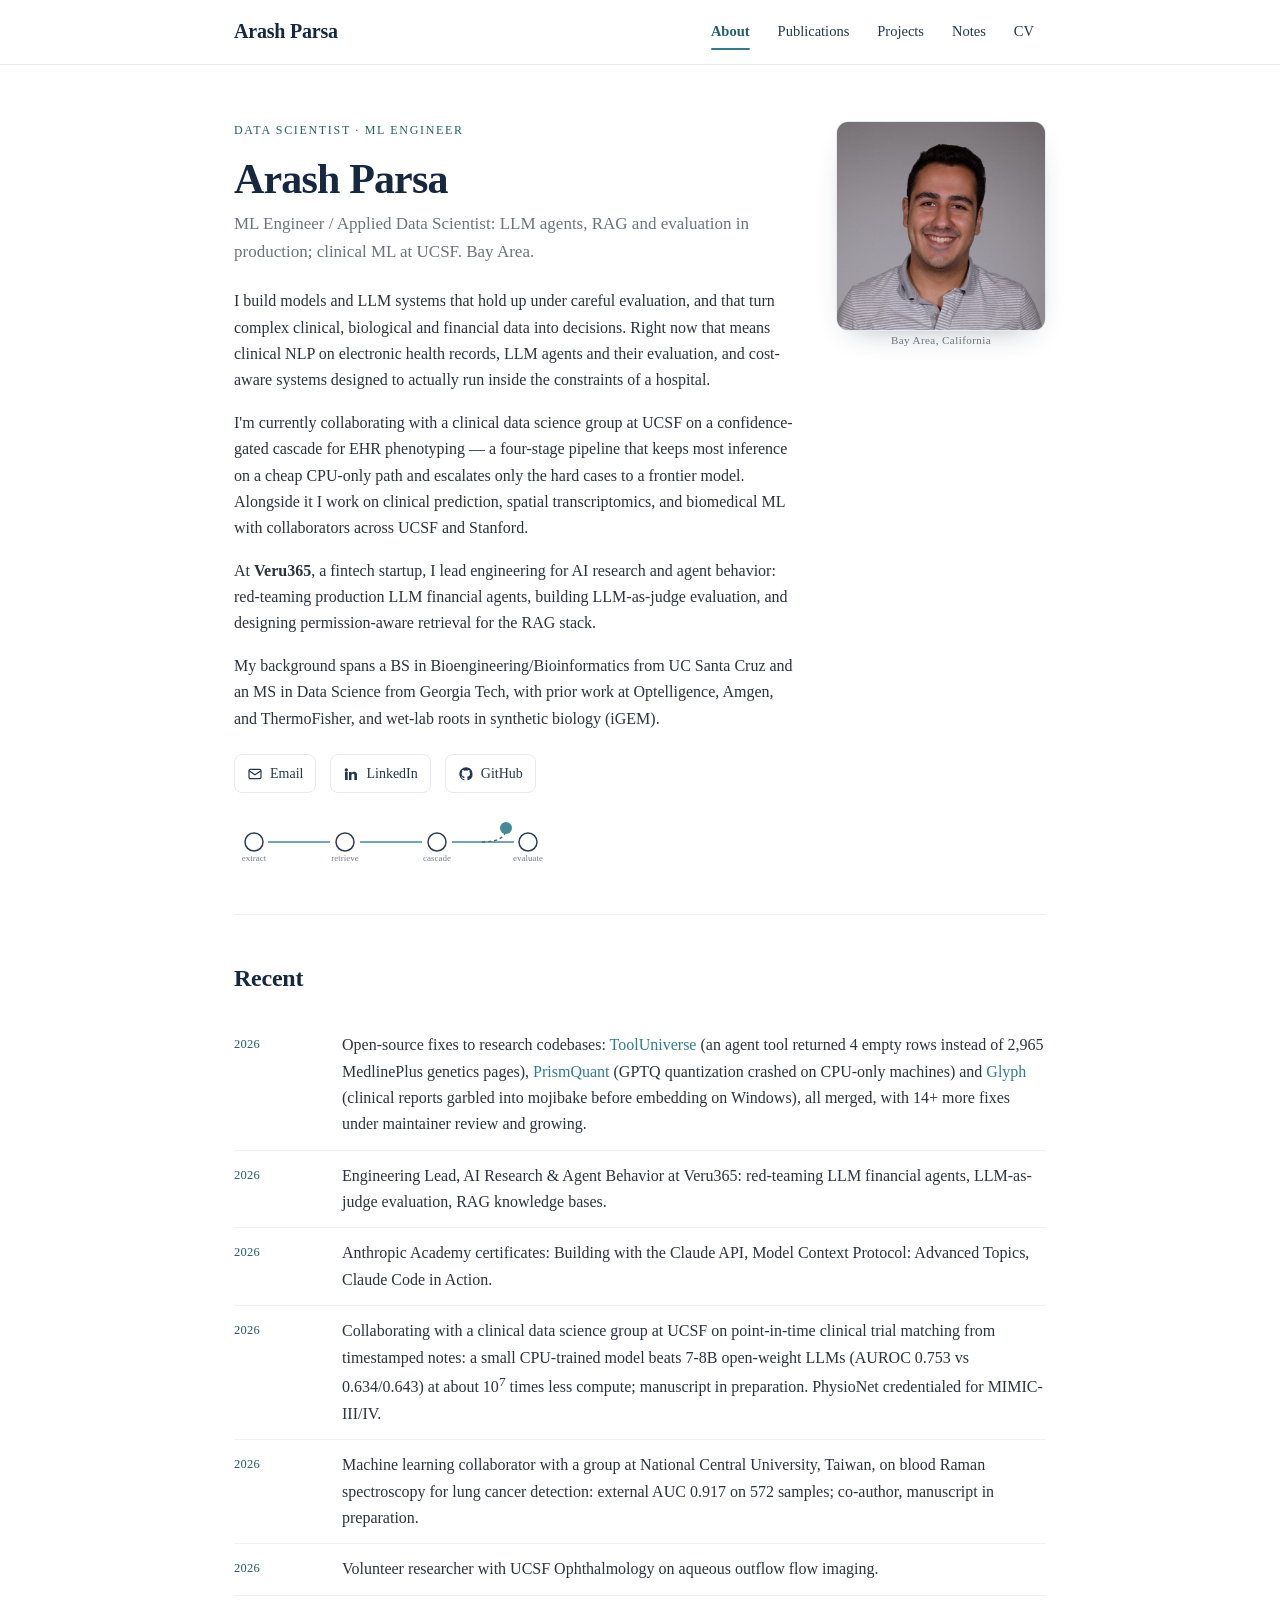
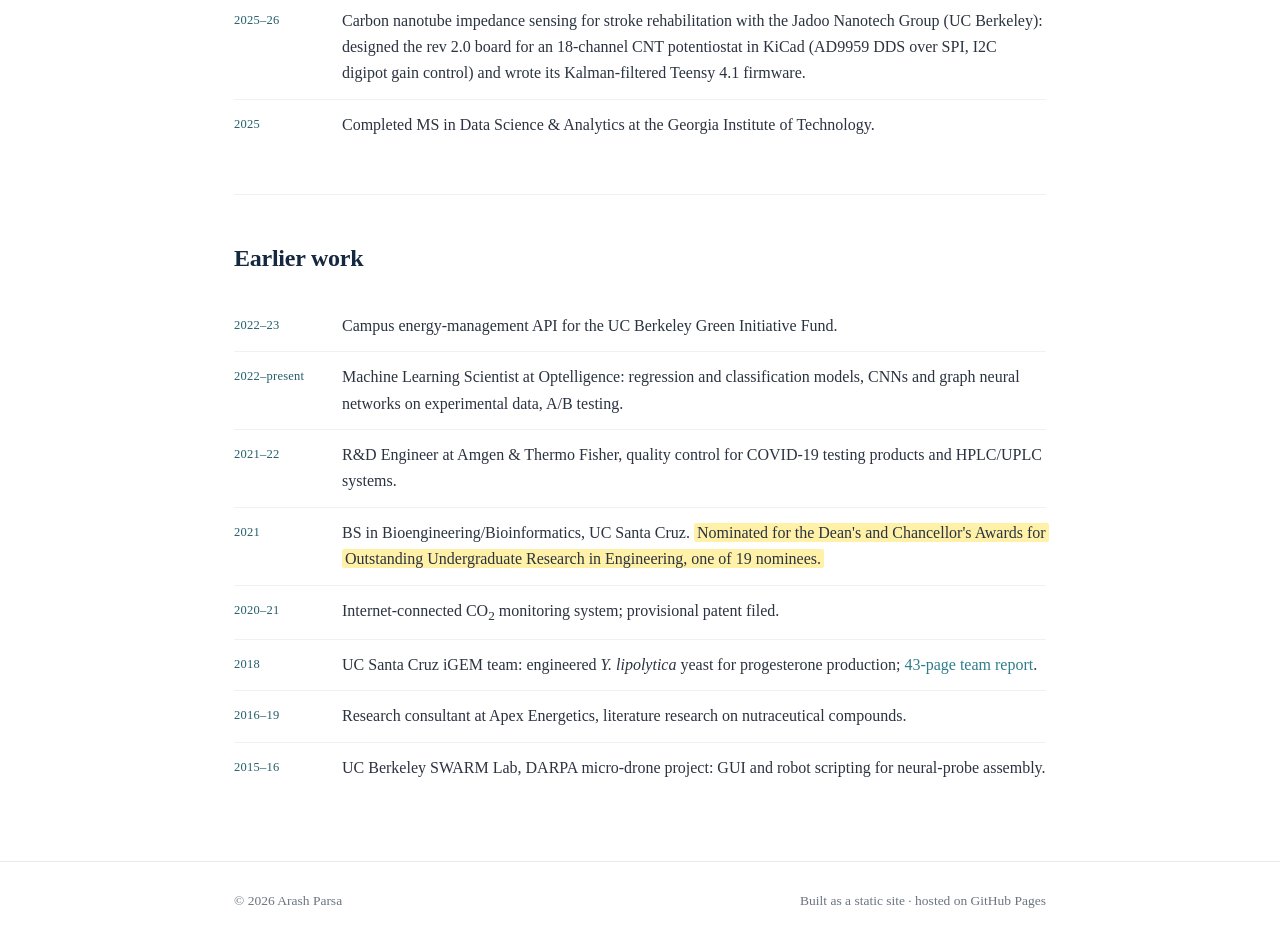
<file: index.html>
<!DOCTYPE html>
<html lang="en">
<head>
<meta charset="utf-8">
<meta name="viewport" content="width=device-width, initial-scale=1">
<title>Arash Parsa | ML Engineer / Applied Data Scientist</title>
<meta name="description" content="Arash Parsa, ML engineer and applied data scientist: machine learning systems, LLM agents, RAG and evaluation; clinical ML at UCSF; bio-sensing hardware and bioinformatics.">
<meta property="og:title" content="Arash Parsa | ML Engineer / Applied Data Scientist">
<meta property="og:description" content="ML engineer and applied data scientist: machine learning systems, LLM agents, RAG and evaluation; clinical ML at UCSF; bio-sensing hardware and bioinformatics. Projects, publications and CV.">
<meta property="og:type" content="website">
<meta property="og:url" content="https://arashmparsa.github.io/">
<meta property="og:image" content="https://arashmparsa.github.io/assets/img/og-card.png">
<meta property="og:image:width" content="1200">
<meta property="og:image:height" content="627">
<meta name="twitter:card" content="summary_large_image">
  <meta name="google-site-verification" content="zSfBfM8eXmU2AJjorB7KARS_Fx0Z-CLUk6uh5ynbWyk" />
<link rel="preconnect" href="https://fonts.googleapis.com">
<link rel="preconnect" href="https://fonts.gstatic.com" crossorigin>
<link href="https://fonts.googleapis.com/css2?family=Inter:wght@400;500;600&family=JetBrains+Mono:wght@400;500&family=Source+Serif+4:opsz,wght@8..60,400;8..60,600&display=swap" rel="stylesheet">
<link rel="stylesheet" href="assets/css/style.css?v=20261018b">
</head>
<body>

<header class="site-nav">
  <div class="nav-inner">
    <a class="brand" href="index.html">Arash Parsa</a>
    <nav class="tabs">
      <a href="index.html" class="active">About</a>
      <a href="publications.html">Publications</a>
      <a href="projects.html">Projects</a>
      <a href="notes.html">Notes</a>
      <a href="cv.html">CV</a>
    </nav>
  </div>
</header>

<main class="wrap">

  <section class="hero">
    <div class="hero-grid">
      <div class="fade d1">
        <p class="eyebrow">Data scientist · ML engineer</p>
        <h1>Arash Parsa</h1>
        <p class="tagline">ML Engineer / Applied Data Scientist: LLM agents, RAG and evaluation in production; clinical ML at UCSF. Bay Area.</p>

        <p>I build models and LLM systems that hold up under careful evaluation, and that turn complex clinical, biological and financial data into decisions. Right now that means clinical NLP on electronic health records, LLM agents and their evaluation, and cost-aware systems designed to actually run inside the constraints of a hospital.</p>

        <p>I'm currently collaborating with a clinical data science group at UCSF on a confidence-gated cascade for EHR phenotyping — a four-stage pipeline that keeps most inference on a cheap CPU-only path and escalates only the hard cases to a frontier model. Alongside it I work on clinical prediction, spatial transcriptomics, and biomedical ML with collaborators across UCSF and Stanford.</p>

        <p>At <strong>Veru365</strong>, a fintech startup, I lead engineering for AI research and agent behavior: red-teaming production LLM financial agents, building LLM-as-judge evaluation, and designing permission-aware retrieval for the RAG stack.</p>

        <p>My background spans a BS in Bioengineering/Bioinformatics from UC Santa Cruz and an MS in Data Science from Georgia Tech, with prior work at Optelligence, Amgen, and ThermoFisher, and wet-lab roots in synthetic biology (iGEM).</p>

        <div class="social">
          <a href="mailto:arash.mehrabi.parsa@gmail.com" aria-label="Email">
            <svg viewBox="0 0 24 24" fill="none" stroke="currentColor" stroke-width="1.8"><rect x="3" y="5" width="18" height="14" rx="2"/><path d="m3 7 9 6 9-6"/></svg>
            Email
          </a>
          <a href="https://www.linkedin.com/in/arash-p-33166a108" target="_blank" rel="noopener" aria-label="LinkedIn">
            <svg viewBox="0 0 24 24" fill="currentColor"><path d="M4.98 3.5a2.5 2.5 0 1 1 0 5 2.5 2.5 0 0 1 0-5zM3 9h4v12H3zM9 9h3.8v1.7h.05c.53-1 1.83-2.05 3.77-2.05C20.3 8.65 21 11 21 14.1V21h-4v-6.1c0-1.45-.03-3.3-2-3.3-2 0-2.3 1.57-2.3 3.2V21H9z"/></svg>
            LinkedIn
          </a>
          <a href="https://github.com/arashmparsa" target="_blank" rel="noopener" aria-label="GitHub">
            <svg viewBox="0 0 24 24" fill="currentColor"><path d="M12 2A10 10 0 0 0 8.8 21.5c.5.1.7-.2.7-.5v-1.7c-2.8.6-3.4-1.3-3.4-1.3-.5-1.2-1.1-1.5-1.1-1.5-.9-.6.1-.6.1-.6 1 .1 1.5 1 1.5 1 .9 1.5 2.3 1.1 2.9.8.1-.6.3-1.1.6-1.4-2.2-.2-4.6-1.1-4.6-5 0-1.1.4-2 1-2.7-.1-.3-.4-1.3.1-2.6 0 0 .8-.3 2.7 1a9.4 9.4 0 0 1 5 0c1.9-1.3 2.7-1 2.7-1 .5 1.3.2 2.3.1 2.6.6.7 1 1.6 1 2.7 0 3.9-2.3 4.8-4.6 5 .4.3.7.9.7 1.9v2.8c0 .3.2.6.7.5A10 10 0 0 0 12 2z"/></svg>
            GitHub
          </a>
        </div>

        <!-- cascade signature: echoes the four-stage confidence-gated pipeline -->
        <svg class="cascade" width="340" height="46" viewBox="0 0 340 46" fill="none" aria-hidden="true">
          <g stroke="#2f7d8c" stroke-width="1.5">
            <line x1="34" y1="23" x2="96" y2="23"/>
            <line x1="126" y1="23" x2="188" y2="23"/>
            <line x1="218" y1="23" x2="280" y2="23"/>
            <path d="M248 23 q24 0 24 -14" stroke="#235f6b" stroke-dasharray="3 3"/>
          </g>
          <g fill="#ffffff" stroke="#16283f" stroke-width="1.5">
            <circle cx="20" cy="23" r="9"/>
            <circle cx="111" cy="23" r="9"/>
            <circle cx="203" cy="23" r="9"/>
            <circle cx="294" cy="23" r="9"/>
          </g>
          <circle cx="272" cy="9" r="6" fill="#2f7d8c" stroke="none"/>
          <g fill="#6b7480" font-family="'JetBrains Mono',monospace" font-size="9">
            <text x="20" y="42" text-anchor="middle">extract</text>
            <text x="111" y="42" text-anchor="middle">retrieve</text>
            <text x="203" y="42" text-anchor="middle">cascade</text>
            <text x="294" y="42" text-anchor="middle">evaluate</text>
          </g>
        </svg>
      </div>

      <div class="fade d2">
        <div class="portrait">
          <!-- To use a real photo: drop assets/img/headshot-2026.jpg and replace the
               <div class="monogram">…</div> below with:
               <img src="assets/img/headshot-2026.jpg" alt="Arash Parsa"> -->
          <img src="assets/img/headshot-2026.jpg" alt="Arash Parsa">
        </div>
        <p class="portrait-cap">Bay Area, California</p>
      </div>
    </div>
  </section>

  <section class="section fade d3">
    <h2 class="section-title">Recent</h2>
    <ul class="highlights">
      <li>
        <span class="when">2026</span>
        <span>Open-source fixes to research codebases: <a href="https://github.com/mims-harvard/ToolUniverse/pull/911" target="_blank" rel="noopener">ToolUniverse</a> (an agent tool returned 4 empty rows instead of 2,965 MedlinePlus genetics pages), <a href="https://github.com/ForeverBlue816/PrismQuant/pull/6" target="_blank" rel="noopener">PrismQuant</a> (GPTQ quantization crashed on CPU-only machines) and <a href="https://github.com/StanfordMIMI/Glyph/pull/2" target="_blank" rel="noopener">Glyph</a> (clinical reports garbled into mojibake before embedding on Windows), all merged, with 14+ more fixes under maintainer review and growing.</span>
      </li>
      <li>
        <span class="when">2026</span>
        <span>Engineering Lead, AI Research &amp; Agent Behavior at Veru365: red-teaming LLM financial agents, LLM-as-judge evaluation, RAG knowledge bases.</span>
      </li>
      <li>
        <span class="when">2026</span>
        <span>Anthropic Academy certificates: Building with the Claude API, Model Context Protocol: Advanced Topics, Claude Code in Action.</span>
      </li>
      <li>
        <span class="when">2026</span>
        <span>Collaborating with a clinical data science group at UCSF on point-in-time clinical trial matching from timestamped notes: a small CPU-trained model beats 7-8B open-weight LLMs (AUROC 0.753 vs 0.634/0.643) at about 10<sup>7</sup> times less compute; manuscript in preparation. PhysioNet credentialed for MIMIC-III/IV.</span>
      </li>
      <li>
        <span class="when">2026</span>
        <span>Machine learning collaborator with a group at National Central University, Taiwan, on blood Raman spectroscopy for lung cancer detection: external AUC 0.917 on 572 samples; co-author, manuscript in preparation.</span>
      </li>
      <li>
        <span class="when">2026</span>
        <span>Volunteer researcher with UCSF Ophthalmology on aqueous outflow flow imaging.</span>
      </li>
      <li>
        <span class="when">2025–26</span>
        <span>Carbon nanotube impedance sensing for stroke rehabilitation with the Jadoo Nanotech Group (UC Berkeley): designed the rev 2.0 board for an 18-channel CNT potentiostat in KiCad (AD9959 DDS over SPI, I2C digipot gain control) and wrote its Kalman-filtered Teensy 4.1 firmware.</span>
      </li>
      <li>
        <span class="when">2025</span>
        <span>Completed MS in Data Science &amp; Analytics at the Georgia Institute of Technology.</span>
      </li>
    </ul>
  </section>

  <section class="section fade d3">
    <h2 class="section-title">Earlier work</h2>
    <ul class="highlights">
      <li>
        <span class="when">2022–23</span>
        <span>Campus energy-management API for the UC Berkeley Green Initiative Fund.</span>
      </li>
      <li>
        <span class="when">2022–present</span>
        <span>Machine Learning Scientist at Optelligence: regression and classification models, CNNs and graph neural networks on experimental data, A/B testing.</span>
      </li>
      <li>
        <span class="when">2021–22</span>
        <span>R&amp;D Engineer at Amgen &amp; Thermo Fisher, quality control for COVID-19 testing products and HPLC/UPLC systems.</span>
      </li>
      <li>
        <span class="when">2021</span>
        <span>BS in Bioengineering/Bioinformatics, UC Santa Cruz. <mark class="hl">Nominated for the Dean's and Chancellor's Awards for Outstanding Undergraduate Research in Engineering, one of 19 nominees.</mark></span>
      </li>
      <li>
        <span class="when">2020–21</span>
        <span>Internet-connected CO<sub>2</sub> monitoring system; provisional patent filed.</span>
      </li>
      <li>
        <span class="when">2018</span>
        <span>UC Santa Cruz iGEM team: engineered <em>Y. lipolytica</em> yeast for progesterone production; <a href="assets/pdf/ucsc-igem-2018-poppy.pdf" target="_blank" rel="noopener">43-page team report</a>.</span>
      </li>
      <li>
        <span class="when">2016–19</span>
        <span>Research consultant at Apex Energetics, literature research on nutraceutical compounds.</span>
      </li>
      <li>
        <span class="when">2015–16</span>
        <span>UC Berkeley SWARM Lab, DARPA micro-drone project: GUI and robot scripting for neural-probe assembly.</span>
      </li>
    </ul>
  </section>

</main>

<footer class="site-foot">
  <div class="wrap foot-inner">
    <span>© 2026 Arash Parsa</span>
    <span>Built as a static site · hosted on GitHub Pages</span>
  </div>
</footer>

</body>
</html>
</file>
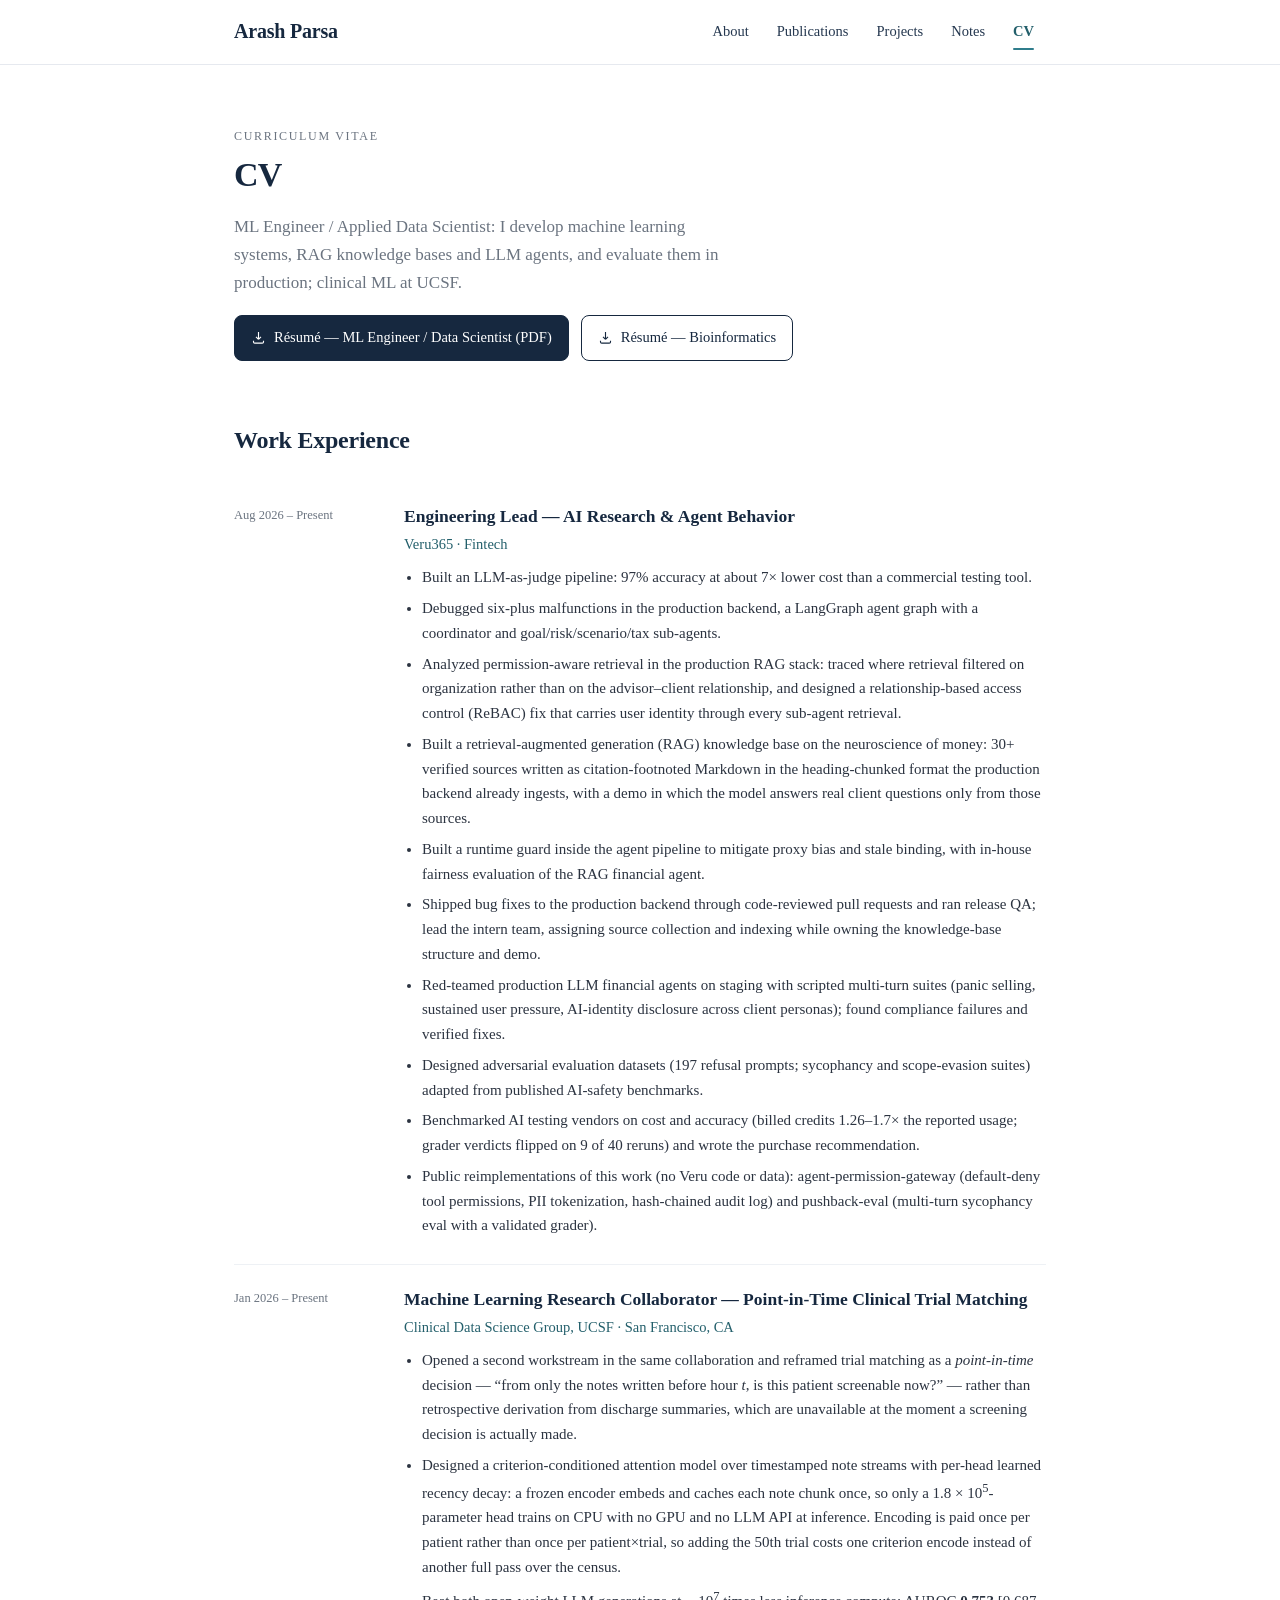
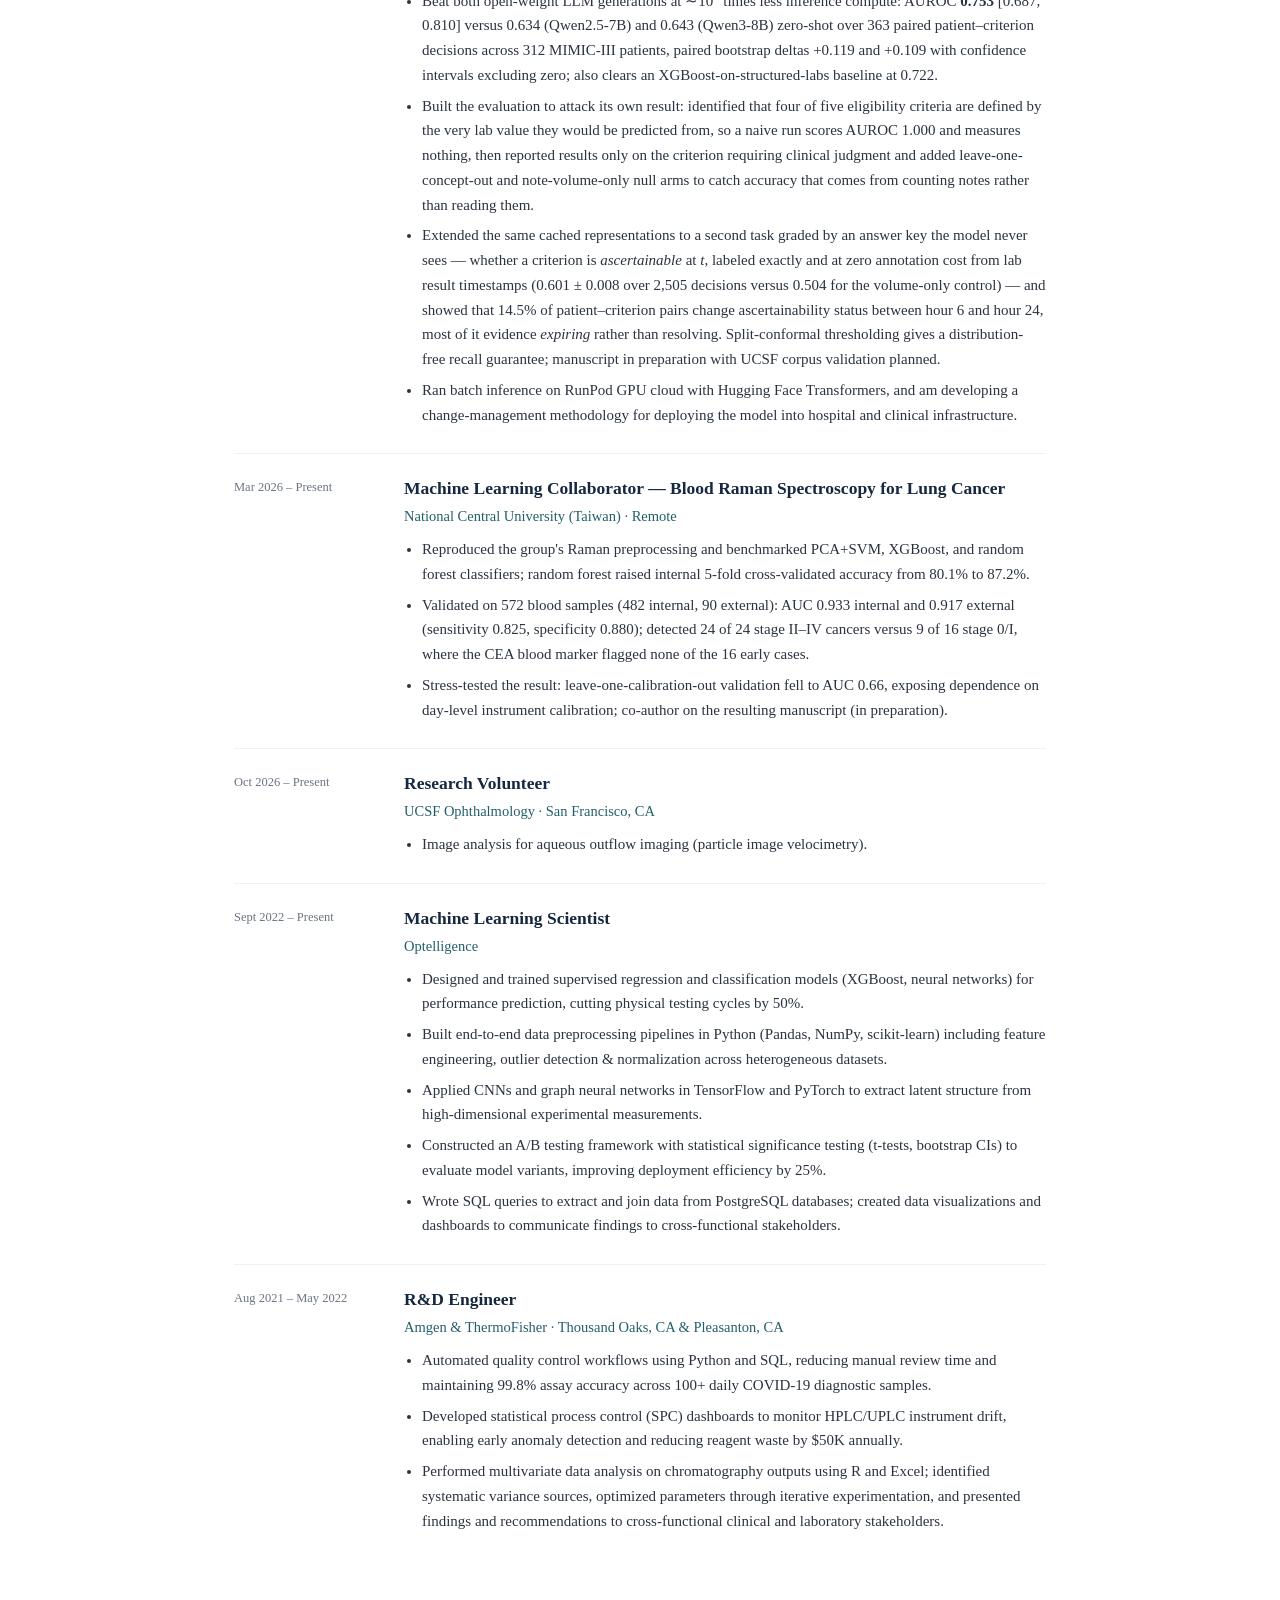
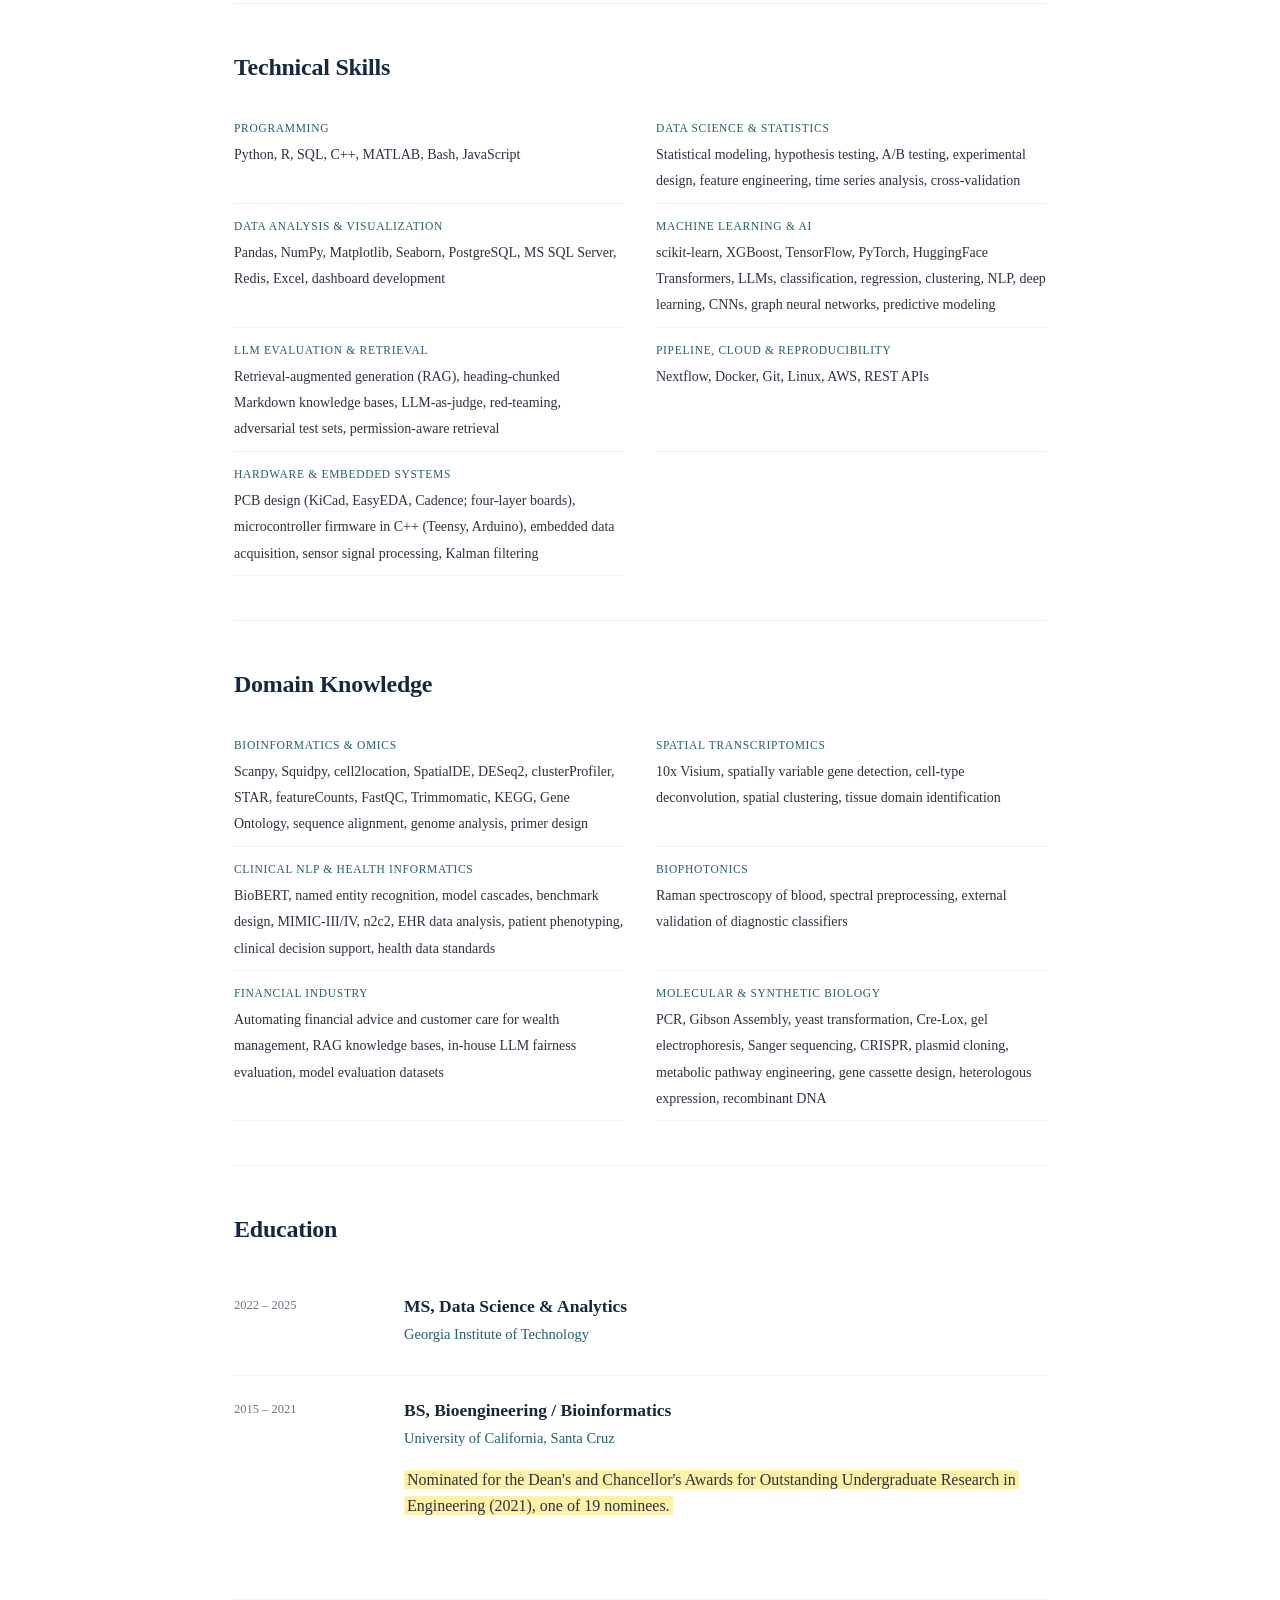
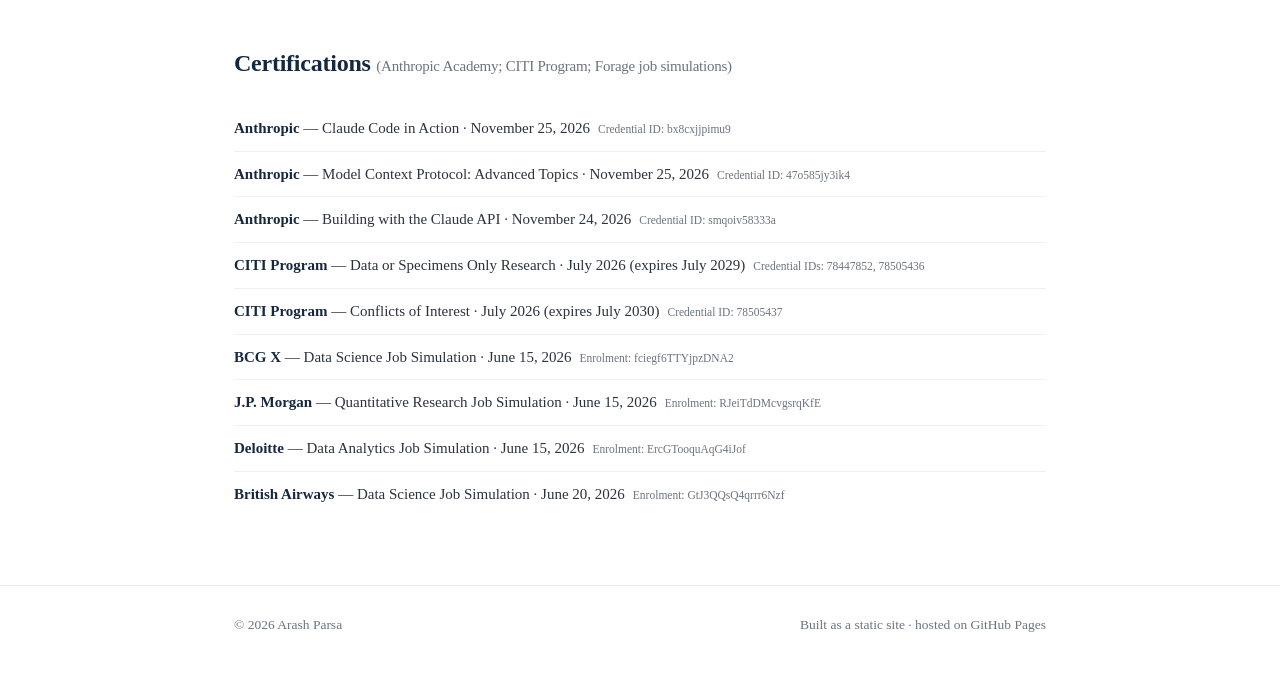
<file: cv.html>
<!DOCTYPE html>
<html lang="en">
<head>
<meta charset="utf-8">
<meta name="viewport" content="width=device-width, initial-scale=1">
<title>CV — Arash Parsa</title>
<meta name="description" content="CV of Arash Parsa, ML engineer and applied data scientist: LLM agents, RAG and evaluation; clinical ML at UCSF.">
<link rel="preconnect" href="https://fonts.googleapis.com">
<link rel="preconnect" href="https://fonts.gstatic.com" crossorigin>
<link href="https://fonts.googleapis.com/css2?family=Inter:wght@400;500;600&family=JetBrains+Mono:wght@400;500&family=Source+Serif+4:opsz,wght@8..60,400;8..60,600&display=swap" rel="stylesheet">
<link rel="stylesheet" href="assets/css/style.css?v=20261018b">
<style>
  .cv-summary { font-size: 17px; color: var(--text); max-width: 68ch; margin: 14px 0 0; }
  .role li { margin: 6px 0; }
  .certs { list-style: none; margin: 0; padding: 0; }
  .certs li { padding: 10px 0; border-bottom: 1px solid var(--line-soft); font-size: 15px; }
  .certs li:last-child { border-bottom: 0; }
  .certs .who { font-weight: 600; color: var(--ink); }
  .certs .code { font-family: var(--mono); font-size: 11.5px; color: var(--muted); margin-left: 8px; }
  .section-sub { font-family: var(--sans); font-weight: 400; font-size: 15px; color: var(--muted); }
</style>
</head>
<body>

<header class="site-nav">
  <div class="nav-inner">
    <a class="brand" href="index.html">Arash Parsa</a>
    <nav class="tabs">
      <a href="index.html">About</a>
      <a href="publications.html">Publications</a>
      <a href="projects.html">Projects</a>
      <a href="notes.html">Notes</a>
      <a href="cv.html" class="active">CV</a>
    </nav>
  </div>
</header>

<main class="wrap">

  <div class="page-head fade d1">
    <p class="eyebrow">Curriculum vitae</p>
    <h1>CV</h1>
    <p class="cv-summary">ML Engineer / Applied Data Scientist: I develop machine learning systems, RAG knowledge bases and LLM agents, and evaluate them in production; clinical ML at UCSF.</p>
    <div class="cv-actions" style="margin-top:18px;">
      <a class="btn" href="assets/pdf/Arash_Parsa_Resume_DataScientist.pdf" target="_blank" rel="noopener">
        <svg viewBox="0 0 24 24" fill="none" stroke="currentColor" stroke-width="1.8"><path d="M12 3v12m0 0 4-4m-4 4-4-4"/><path d="M4 17v2a2 2 0 0 0 2 2h12a2 2 0 0 0 2-2v-2"/></svg>
        Résumé — ML Engineer / Data Scientist (PDF)
      </a>
      <a class="btn ghost" href="assets/pdf/Arash_Parsa_Resume_bioinformatics.pdf" target="_blank" rel="noopener">
        <svg viewBox="0 0 24 24" fill="none" stroke="currentColor" stroke-width="1.8"><path d="M12 3v12m0 0 4-4m-4 4-4-4"/><path d="M4 17v2a2 2 0 0 0 2 2h12a2 2 0 0 0 2-2v-2"/></svg>
        Résumé — Bioinformatics
      </a>
    </div>
  </div>

  <section class="section fade d2" style="border-top:none;">
    <h2 class="section-title">Work Experience</h2>

    <div class="role">
      <div class="when">Aug 2026 – Present</div>
      <div>
        <h3>Engineering Lead — AI Research &amp; Agent Behavior</h3>
        <p class="org">Veru365 · Fintech</p>
        <ul>
          <li>Built an LLM-as-judge pipeline: 97% accuracy at about 7× lower cost than a commercial testing tool.</li>
          <li>Debugged six-plus malfunctions in the production backend, a LangGraph agent graph with a coordinator and goal/risk/scenario/tax sub-agents.</li>
          <li>Analyzed permission-aware retrieval in the production RAG stack: traced where retrieval filtered on organization rather than on the advisor–client relationship, and designed a relationship-based access control (ReBAC) fix that carries user identity through every sub-agent retrieval.</li>
          <li>Built a retrieval-augmented generation (RAG) knowledge base on the neuroscience of money: 30+ verified sources written as citation-footnoted Markdown in the heading-chunked format the production backend already ingests, with a demo in which the model answers real client questions only from those sources.</li>
          <li>Built a runtime guard inside the agent pipeline to mitigate proxy bias and stale binding, with in-house fairness evaluation of the RAG financial agent.</li>
          <li>Shipped bug fixes to the production backend through code-reviewed pull requests and ran release QA; lead the intern team, assigning source collection and indexing while owning the knowledge-base structure and demo.</li>
          <li>Red-teamed production LLM financial agents on staging with scripted multi-turn suites (panic selling, sustained user pressure, AI-identity disclosure across client personas); found compliance failures and verified fixes.</li>
          <li>Designed adversarial evaluation datasets (197 refusal prompts; sycophancy and scope-evasion suites) adapted from published AI-safety benchmarks.</li>
          <li>Benchmarked AI testing vendors on cost and accuracy (billed credits 1.26–1.7× the reported usage; grader verdicts flipped on 9 of 40 reruns) and wrote the purchase recommendation.</li>
          <li>Public reimplementations of this work (no Veru code or data): agent-permission-gateway (default-deny tool permissions, PII tokenization, hash-chained audit log) and pushback-eval (multi-turn sycophancy eval with a validated grader).</li>
        </ul>
      </div>
    </div>

    <div class="role">
      <div class="when">Jan 2026 – Present</div>
      <div>
        <h3>Machine Learning Research Collaborator — Point-in-Time Clinical Trial Matching</h3>
        <p class="org">Clinical Data Science Group, UCSF · San Francisco, CA</p>
        <ul>
          <li>Opened a second workstream in the same collaboration and reframed trial matching as a <em>point-in-time</em> decision — “from only the notes written before hour <em>t</em>, is this patient screenable now?” — rather than retrospective derivation from discharge summaries, which are unavailable at the moment a screening decision is actually made.</li>
          <li>Designed a criterion-conditioned attention model over timestamped note streams with per-head learned recency decay: a frozen encoder embeds and caches each note chunk once, so only a 1.8&nbsp;×&nbsp;10<sup>5</sup>-parameter head trains on CPU with no GPU and no LLM API at inference. Encoding is paid once per patient rather than once per patient×trial, so adding the 50th trial costs one criterion encode instead of another full pass over the census.</li>
          <li>Beat both open-weight LLM generations at ∼10<sup>7</sup> times less inference compute: AUROC <strong>0.753</strong> [0.687, 0.810] versus 0.634 (Qwen2.5-7B) and 0.643 (Qwen3-8B) zero-shot over 363 paired patient–criterion decisions across 312 MIMIC-III patients, paired bootstrap deltas +0.119 and +0.109 with confidence intervals excluding zero; also clears an XGBoost-on-structured-labs baseline at 0.722.</li>
          <li>Built the evaluation to attack its own result: identified that four of five eligibility criteria are defined by the very lab value they would be predicted from, so a naive run scores AUROC 1.000 and measures nothing, then reported results only on the criterion requiring clinical judgment and added leave-one-concept-out and note-volume-only null arms to catch accuracy that comes from counting notes rather than reading them.</li>
          <li>Extended the same cached representations to a second task graded by an answer key the model never sees — whether a criterion is <em>ascertainable</em> at <em>t</em>, labeled exactly and at zero annotation cost from lab result timestamps (0.601 ± 0.008 over 2,505 decisions versus 0.504 for the volume-only control) — and showed that 14.5% of patient–criterion pairs change ascertainability status between hour 6 and hour 24, most of it evidence <em>expiring</em> rather than resolving. Split-conformal thresholding gives a distribution-free recall guarantee; manuscript in preparation with UCSF corpus validation planned.</li>
          <li>Ran batch inference on RunPod GPU cloud with Hugging Face Transformers, and am developing a change-management methodology for deploying the model into hospital and clinical infrastructure.</li>
        </ul>
      </div>
    </div>

    <div class="role">
      <div class="when">Mar 2026 – Present</div>
      <div>
        <h3>Machine Learning Collaborator — Blood Raman Spectroscopy for Lung Cancer</h3>
        <p class="org">National Central University (Taiwan) · Remote</p>
        <ul>
          <li>Reproduced the group's Raman preprocessing and benchmarked PCA+SVM, XGBoost, and random forest classifiers; random forest raised internal 5-fold cross-validated accuracy from 80.1% to 87.2%.</li>
          <li>Validated on 572 blood samples (482 internal, 90 external): AUC 0.933 internal and 0.917 external (sensitivity 0.825, specificity 0.880); detected 24 of 24 stage II–IV cancers versus 9 of 16 stage 0/I, where the CEA blood marker flagged none of the 16 early cases.</li>
          <li>Stress-tested the result: leave-one-calibration-out validation fell to AUC 0.66, exposing dependence on day-level instrument calibration; co-author on the resulting manuscript (in preparation).</li>
        </ul>
      </div>
    </div>

    <div class="role">
      <div class="when">Oct 2026 – Present</div>
      <div>
        <h3>Research Volunteer</h3>
        <p class="org">UCSF Ophthalmology · San Francisco, CA</p>
        <ul>
          <li>Image analysis for aqueous outflow imaging (particle image velocimetry).</li>
        </ul>
      </div>
    </div>

    <div class="role">
      <div class="when">Sept 2022 – Present</div>
      <div>
        <h3>Machine Learning Scientist</h3>
        <p class="org">Optelligence</p>
        <ul>
          <li>Designed and trained supervised regression and classification models (XGBoost, neural networks) for performance prediction, cutting physical testing cycles by 50%.</li>
          <li>Built end-to-end data preprocessing pipelines in Python (Pandas, NumPy, scikit-learn) including feature engineering, outlier detection &amp; normalization across heterogeneous datasets.</li>
          <li>Applied CNNs and graph neural networks in TensorFlow and PyTorch to extract latent structure from high-dimensional experimental measurements.</li>
          <li>Constructed an A/B testing framework with statistical significance testing (t-tests, bootstrap CIs) to evaluate model variants, improving deployment efficiency by 25%.</li>
          <li>Wrote SQL queries to extract and join data from PostgreSQL databases; created data visualizations and dashboards to communicate findings to cross-functional stakeholders.</li>
        </ul>
      </div>
    </div>

    <div class="role">
      <div class="when">Aug 2021 – May 2022</div>
      <div>
        <h3>R&amp;D Engineer</h3>
        <p class="org">Amgen &amp; ThermoFisher · Thousand Oaks, CA &amp; Pleasanton, CA</p>
        <ul>
          <li>Automated quality control workflows using Python and SQL, reducing manual review time and maintaining 99.8% assay accuracy across 100+ daily COVID-19 diagnostic samples.</li>
          <li>Developed statistical process control (SPC) dashboards to monitor HPLC/UPLC instrument drift, enabling early anomaly detection and reducing reagent waste by $50K annually.</li>
          <li>Performed multivariate data analysis on chromatography outputs using R and Excel; identified systematic variance sources, optimized parameters through iterative experimentation, and presented findings and recommendations to cross-functional clinical and laboratory stakeholders.</li>
        </ul>
      </div>
    </div>

  </section>

  <section class="section fade d3">
    <h2 class="section-title">Technical Skills</h2>
    <div class="skills">
      <div class="skill-row"><span class="k">Programming</span><span class="v">Python, R, SQL, C++, MATLAB, Bash, JavaScript</span></div>
      <div class="skill-row"><span class="k">Data Science &amp; Statistics</span><span class="v">Statistical modeling, hypothesis testing, A/B testing, experimental design, feature engineering, time series analysis, cross-validation</span></div>
      <div class="skill-row"><span class="k">Data Analysis &amp; Visualization</span><span class="v">Pandas, NumPy, Matplotlib, Seaborn, PostgreSQL, MS SQL Server, Redis, Excel, dashboard development</span></div>
      <div class="skill-row"><span class="k">Machine Learning &amp; AI</span><span class="v">scikit-learn, XGBoost, TensorFlow, PyTorch, HuggingFace Transformers, LLMs, classification, regression, clustering, NLP, deep learning, CNNs, graph neural networks, predictive modeling</span></div>
      <div class="skill-row"><span class="k">LLM Evaluation &amp; Retrieval</span><span class="v">Retrieval-augmented generation (RAG), heading-chunked Markdown knowledge bases, LLM-as-judge, red-teaming, adversarial test sets, permission-aware retrieval</span></div>
      <div class="skill-row"><span class="k">Pipeline, Cloud &amp; Reproducibility</span><span class="v">Nextflow, Docker, Git, Linux, AWS, REST APIs</span></div>
      <div class="skill-row"><span class="k">Hardware &amp; Embedded Systems</span><span class="v">PCB design (KiCad, EasyEDA, Cadence; four-layer boards), microcontroller firmware in C++ (Teensy, Arduino), embedded data acquisition, sensor signal processing, Kalman filtering</span></div>
    </div>
  </section>

  <section class="section">
    <h2 class="section-title">Domain Knowledge</h2>
    <div class="skills">
      <div class="skill-row"><span class="k">Bioinformatics &amp; Omics</span><span class="v">Scanpy, Squidpy, cell2location, SpatialDE, DESeq2, clusterProfiler, STAR, featureCounts, FastQC, Trimmomatic, KEGG, Gene Ontology, sequence alignment, genome analysis, primer design</span></div>
      <div class="skill-row"><span class="k">Spatial Transcriptomics</span><span class="v">10x Visium, spatially variable gene detection, cell-type deconvolution, spatial clustering, tissue domain identification</span></div>
      <div class="skill-row"><span class="k">Clinical NLP &amp; Health Informatics</span><span class="v">BioBERT, named entity recognition, model cascades, benchmark design, MIMIC-III/IV, n2c2, EHR data analysis, patient phenotyping, clinical decision support, health data standards</span></div>
      <div class="skill-row"><span class="k">Biophotonics</span><span class="v">Raman spectroscopy of blood, spectral preprocessing, external validation of diagnostic classifiers</span></div>
      <div class="skill-row"><span class="k">Financial Industry</span><span class="v">Automating financial advice and customer care for wealth management, RAG knowledge bases, in-house LLM fairness evaluation, model evaluation datasets</span></div>
      <div class="skill-row"><span class="k">Molecular &amp; Synthetic Biology</span><span class="v">PCR, Gibson Assembly, yeast transformation, Cre-Lox, gel electrophoresis, Sanger sequencing, CRISPR, plasmid cloning, metabolic pathway engineering, gene cassette design, heterologous expression, recombinant DNA</span></div>
    </div>
  </section>

  <section class="section">
    <h2 class="section-title">Education</h2>
    <div class="role">
      <div class="when">2022 – 2025</div>
      <div>
        <h3>MS, Data Science &amp; Analytics</h3>
        <p class="org">Georgia Institute of Technology</p>
      </div>
    </div>
    <div class="role">
      <div class="when">2015 – 2021</div>
      <div>
        <h3>BS, Bioengineering / Bioinformatics</h3>
        <p class="org">University of California, Santa Cruz</p>
        <p><mark class="hl">Nominated for the Dean's and Chancellor's Awards for Outstanding Undergraduate Research in Engineering (2021), one of 19 nominees.</mark></p>
      </div>
    </div>
  </section>

  <section class="section">
    <h2 class="section-title">Certifications <span class="section-sub">(Anthropic Academy; CITI Program; Forage job simulations)</span></h2>
    <ul class="certs">
      <li><span class="who">Anthropic</span> — Claude Code in Action · November 25, 2026<span class="code">Credential ID: bx8cxjjpimu9</span></li>
      <li><span class="who">Anthropic</span> — Model Context Protocol: Advanced Topics · November 25, 2026<span class="code">Credential ID: 47o585jy3ik4</span></li>
      <li><span class="who">Anthropic</span> — Building with the Claude API · November 24, 2026<span class="code">Credential ID: smqoiv58333a</span></li>
      <li><span class="who">CITI Program</span> — Data or Specimens Only Research · July 2026 (expires July 2029)<span class="code">Credential IDs: 78447852, 78505436</span></li>
      <li><span class="who">CITI Program</span> — Conflicts of Interest · July 2026 (expires July 2030)<span class="code">Credential ID: 78505437</span></li>
      <li><span class="who">BCG X</span> — Data Science Job Simulation · June 15, 2026<span class="code">Enrolment: fciegf6TTYjpzDNA2</span></li>
      <li><span class="who">J.P. Morgan</span> — Quantitative Research Job Simulation · June 15, 2026<span class="code">Enrolment: RJeiTdDMcvgsrqKfE</span></li>
      <li><span class="who">Deloitte</span> — Data Analytics Job Simulation · June 15, 2026<span class="code">Enrolment: ErcGTooquAqG4iJof</span></li>
      <li><span class="who">British Airways</span> — Data Science Job Simulation · June 20, 2026<span class="code">Enrolment: GtJ3QQsQ4qrrr6Nzf</span></li>
    </ul>
  </section>

</main>

<footer class="site-foot">
  <div class="wrap foot-inner">
    <span>© 2026 Arash Parsa</span>
    <span>Built as a static site · hosted on GitHub Pages</span>
  </div>
</footer>

</body>
</html>
</file>
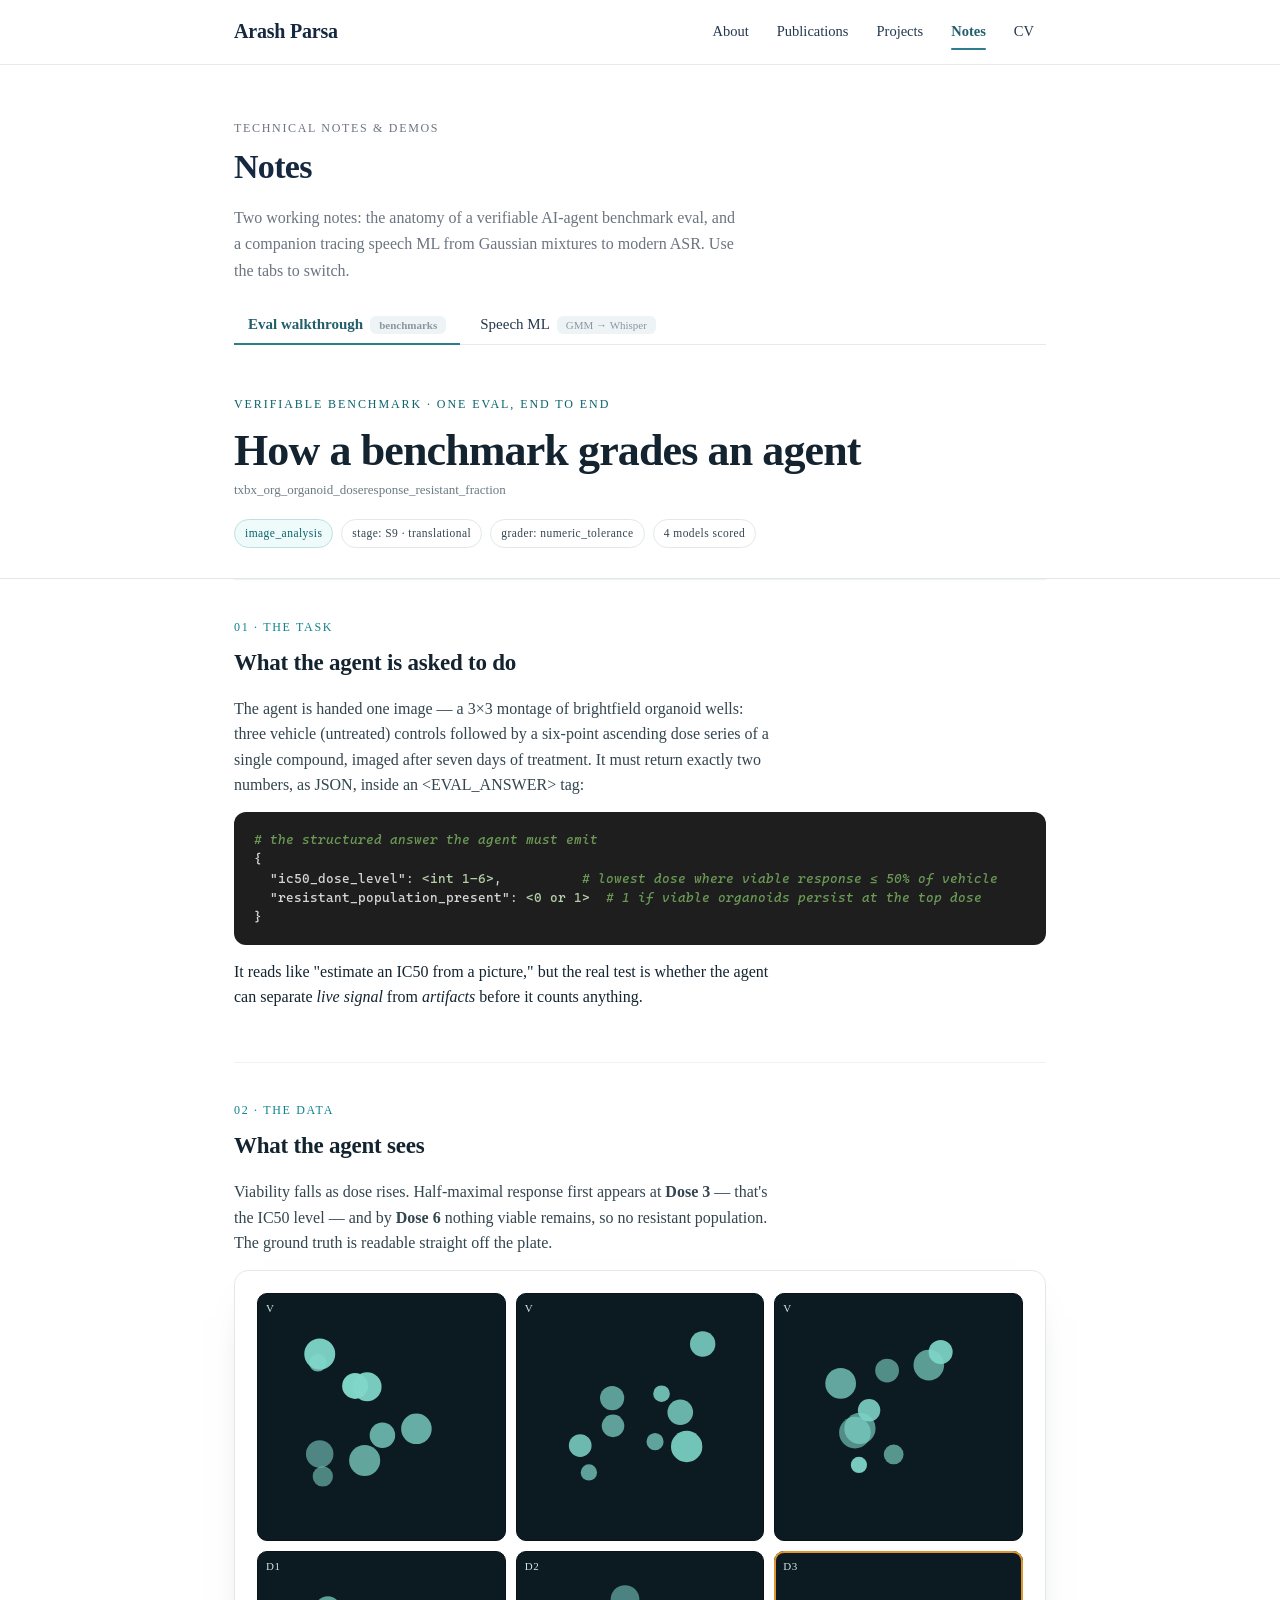
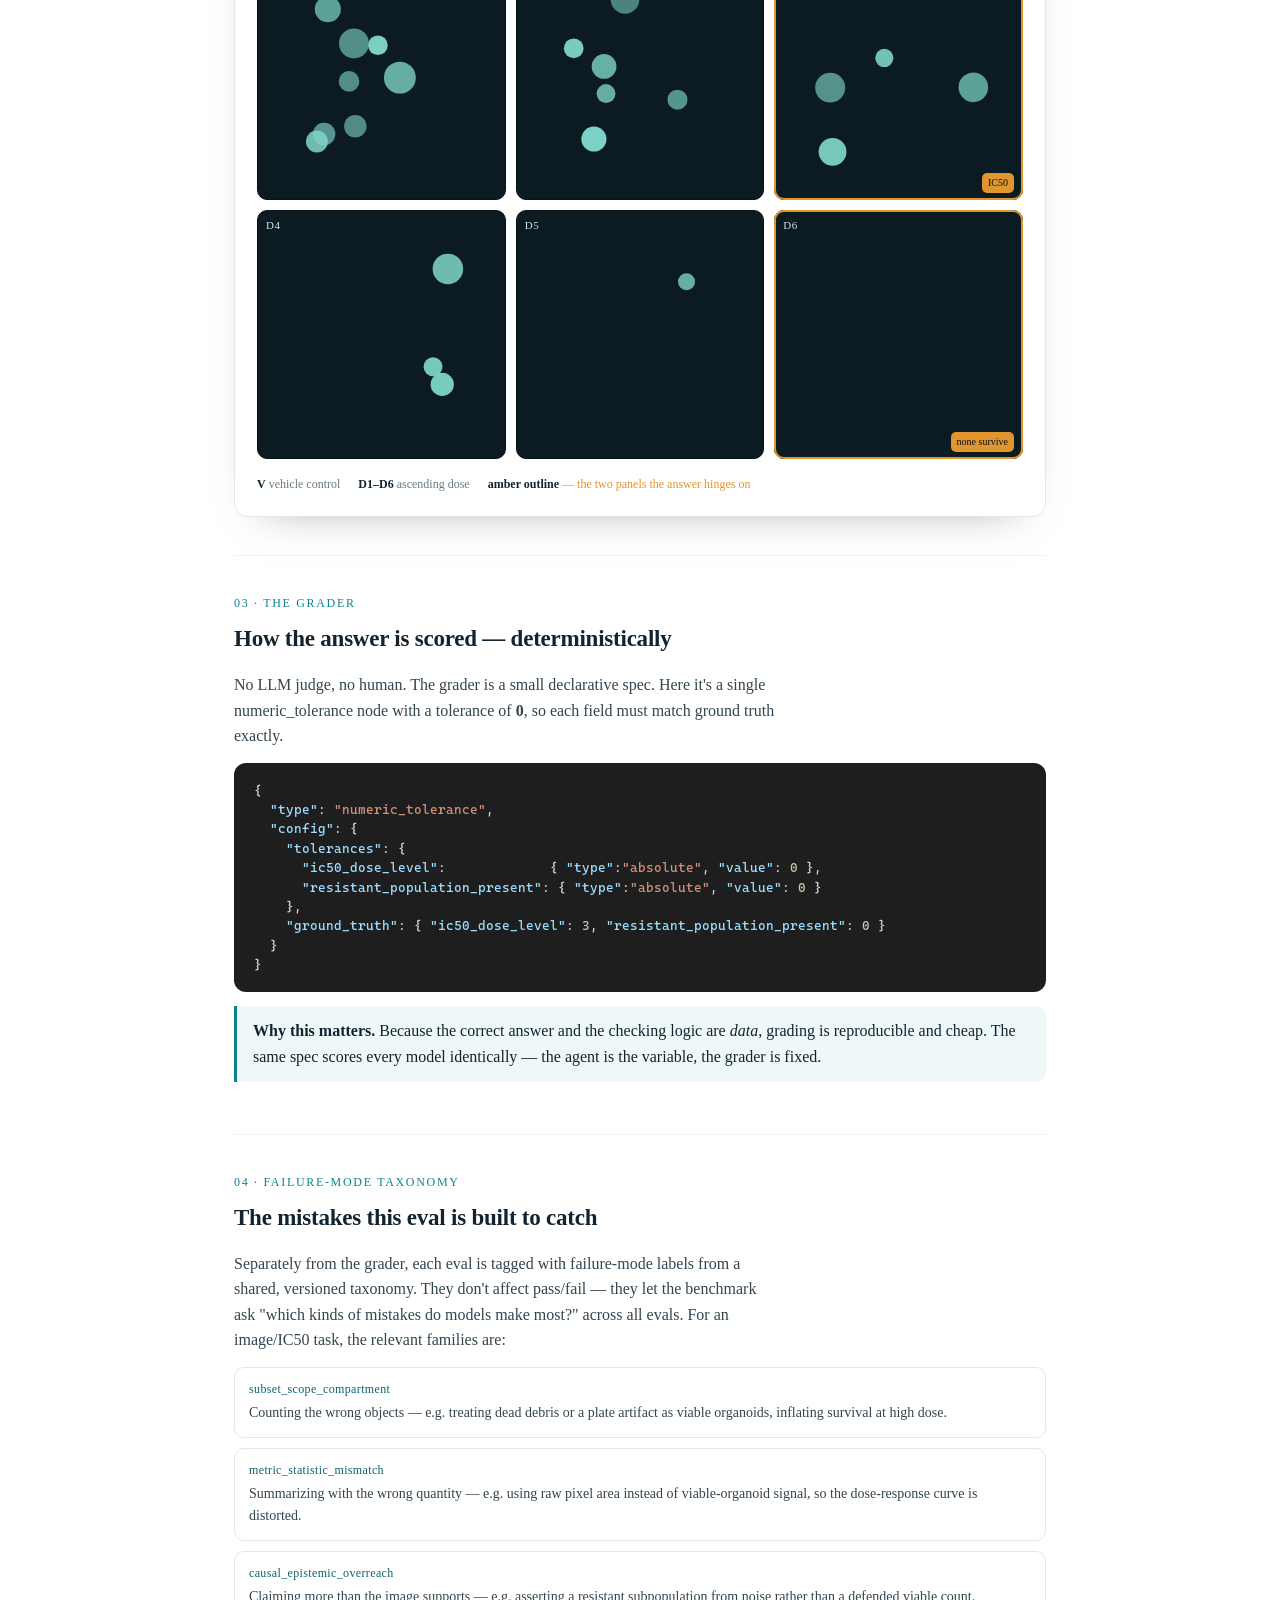
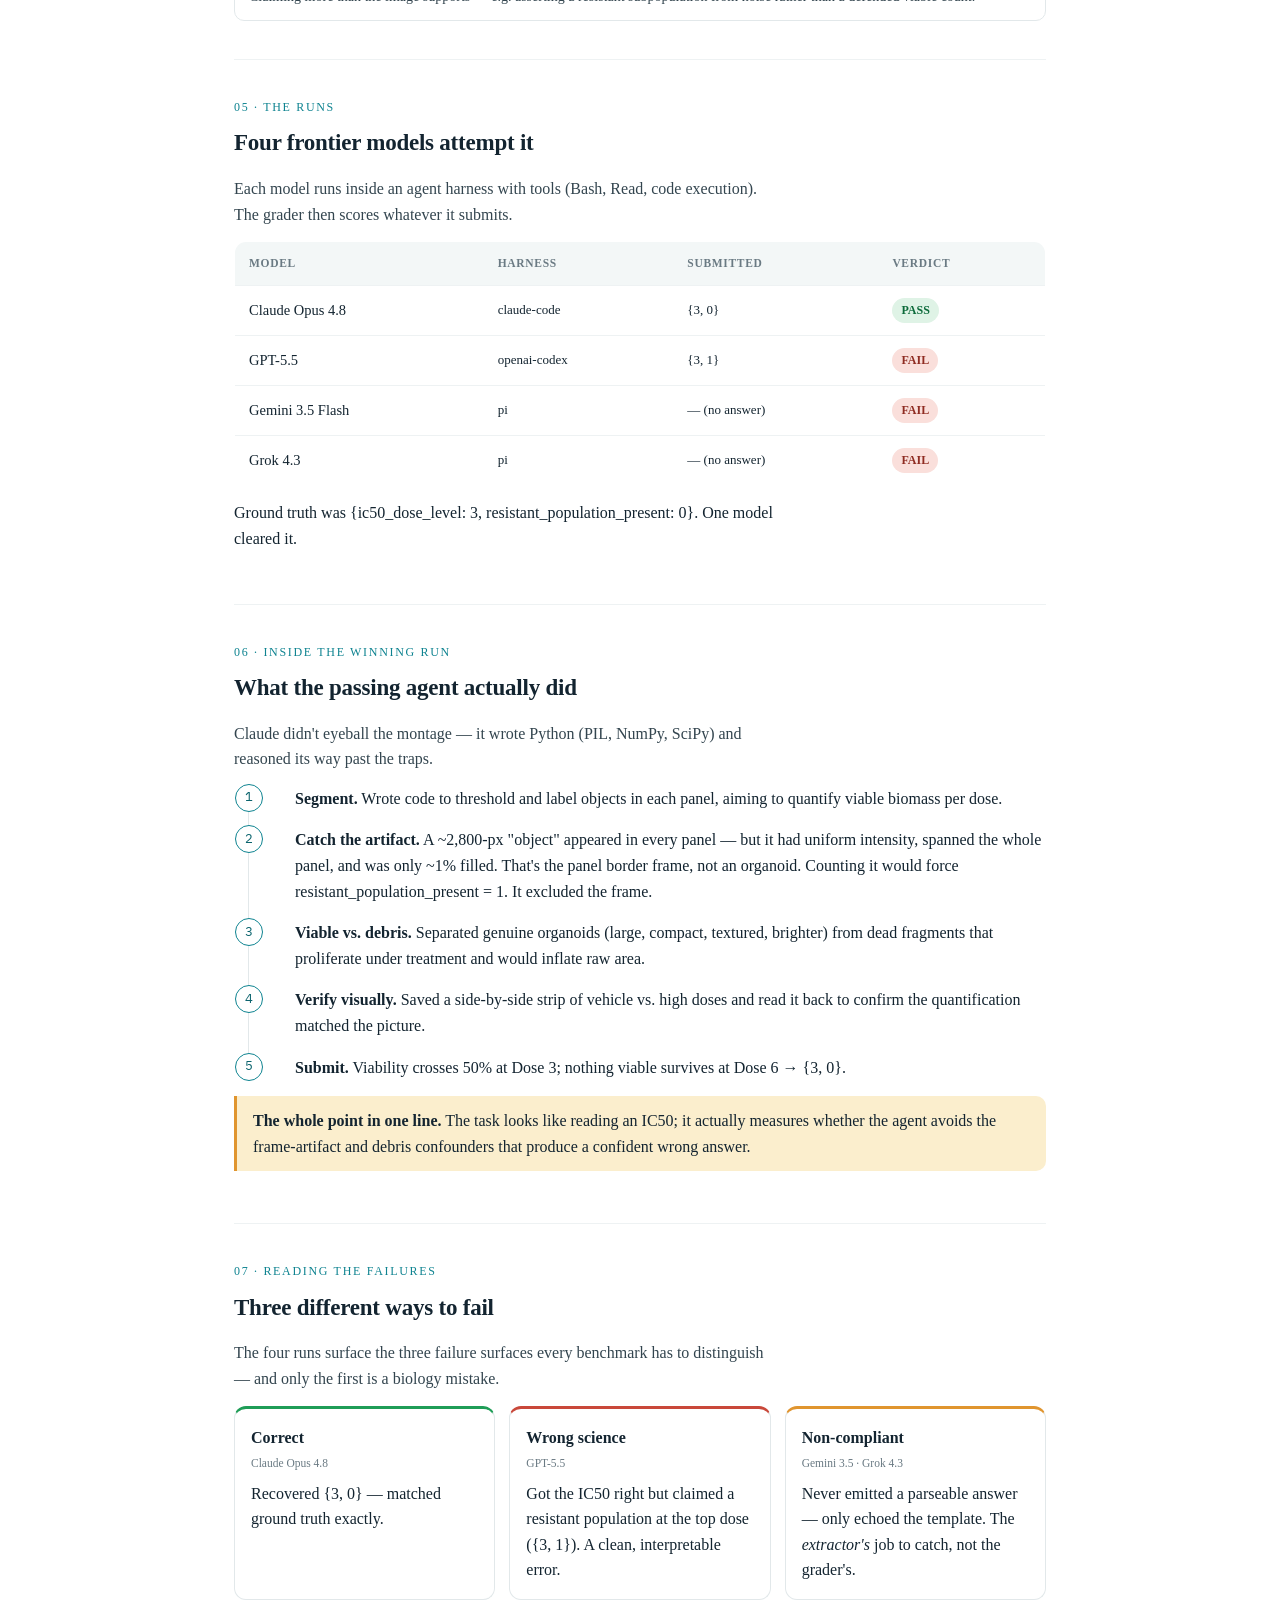
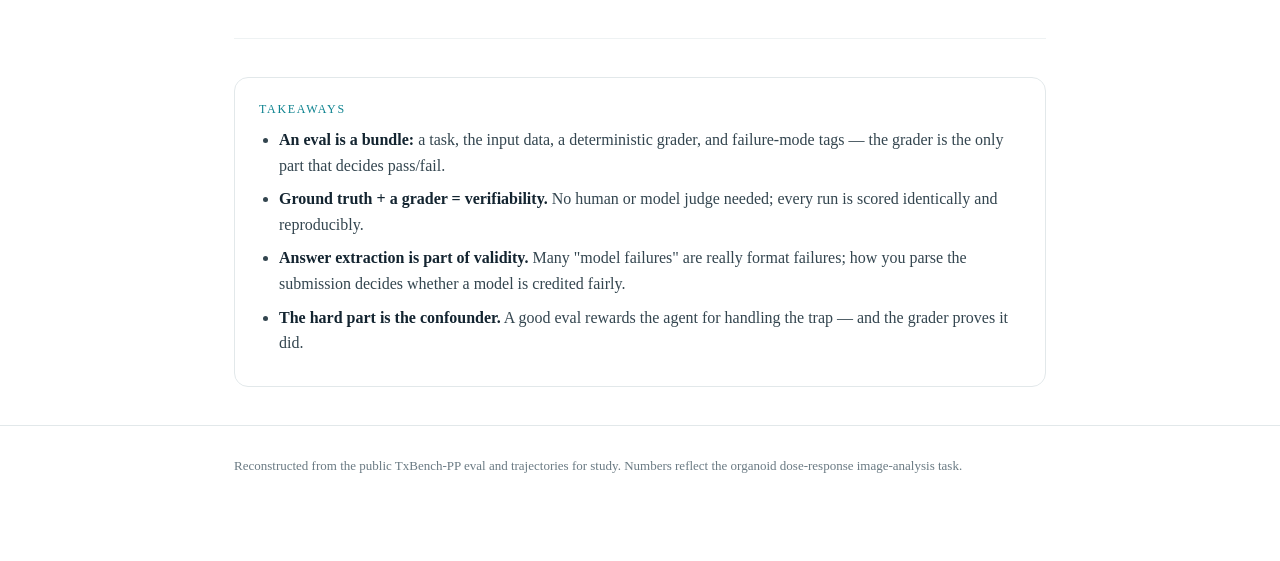
<file: notes.html>
<!DOCTYPE html>
<html lang="en">
<head>
<meta charset="utf-8">
<meta name="viewport" content="width=device-width, initial-scale=1">
<title>Notes — Arash Parsa</title>
<meta name="description" content="Technical notes and demos by Arash Parsa — verifiable-benchmark eval anatomy and a speech-ML companion note.">
<link rel="preconnect" href="https://fonts.googleapis.com">
<link rel="preconnect" href="https://fonts.gstatic.com" crossorigin>
<link href="https://fonts.googleapis.com/css2?family=Inter:wght@400;500;600&family=JetBrains+Mono:wght@400;500&family=Source+Serif+4:opsz,wght@8..60,400;8..60,600&display=swap" rel="stylesheet">
<link rel="stylesheet" href="assets/css/style.css?v=20261018b">
<style>
  .notes-head{padding:44px 0 6px}
  .notes-head h1{font-family:"Source Serif 4",Georgia,serif;font-weight:600;font-size:34px;
    letter-spacing:-.02em;color:#16283f;margin:0}
  .notes-head p{color:#6b7480;margin:10px 0 0;max-width:64ch}
  .switch{display:flex;gap:6px;margin:22px 0 0;border-bottom:1px solid #e6e9ef;flex-wrap:wrap}
  .switch button{appearance:none;background:none;border:0;cursor:pointer;
    font-family:"Inter",sans-serif;font-size:15px;color:#24374f;padding:10px 14px;
    border-bottom:2px solid transparent;margin-bottom:-1px}
  .switch button:hover{color:#235f6b}
  .switch button.on{color:#235f6b;font-weight:600;border-bottom-color:#2f7d8c}
  .switch .tag{font-family:"JetBrains Mono",monospace;font-size:11px;color:#8a97a0;margin-left:7px}
  .frames{position:relative;margin-top:4px}
  iframe.frame{width:100%;border:0;display:none;min-height:70vh;background:transparent;
    border-radius:0 0 14px 14px}
  iframe.frame.on{display:block}
  .frame-foot{max-width:860px;margin:4px auto 40px;padding:0 24px;color:#8a97a0;font-size:12.5px}
</style>
</head>
<body>

<header class="site-nav">
  <div class="nav-inner">
    <a class="brand" href="index.html">Arash Parsa</a>
    <nav class="tabs">
      <a href="index.html">About</a>
      <a href="publications.html">Publications</a>
      <a href="projects.html">Projects</a>
      <a href="notes.html" class="active">Notes</a>
      <a href="cv.html">CV</a>
    </nav>
  </div>
</header>

<main class="wrap">
  <div class="notes-head">
    <p class="eyebrow">Technical notes &amp; demos</p>
    <h1>Notes</h1>
    <p>Two working notes: the anatomy of a verifiable AI-agent benchmark eval, and a companion tracing speech ML from Gaussian mixtures to modern ASR. Use the tabs to switch.</p>
    <div class="switch" role="tablist">
      <button class="on" data-target="wt" role="tab" aria-selected="true">Eval walkthrough<span class="tag">benchmarks</span></button>
      <button data-target="sp" role="tab" aria-selected="false">Speech ML<span class="tag">GMM → Whisper</span></button>
    </div>
  </div>
</main>

<div class="frames">
  <iframe id="wt" class="frame on" src="walkthrough.html" title="Eval walkthrough" loading="eager"></iframe>
  <iframe id="sp" class="frame" src="speech.html" title="Speech ML note" loading="lazy"></iframe>
</div>

<script>
  // tab switching
  const btns = document.querySelectorAll('.switch button');
  const frames = document.querySelectorAll('iframe.frame');
  btns.forEach(b=>b.addEventListener('click',()=>{
    btns.forEach(x=>{x.classList.remove('on');x.setAttribute('aria-selected','false')});
    b.classList.add('on'); b.setAttribute('aria-selected','true');
    frames.forEach(f=>f.classList.toggle('on', f.id===b.dataset.target));
  }));
  // size each iframe to its content (reported via postMessage)
  window.addEventListener('message', e=>{
    if(!e || !e.data || e.data.frame!=='notes') return;
    frames.forEach(f=>{ if(f.contentWindow===e.source) f.style.height=(e.data.h+24)+'px'; });
  });
</script>
</body>
</html>
</file>
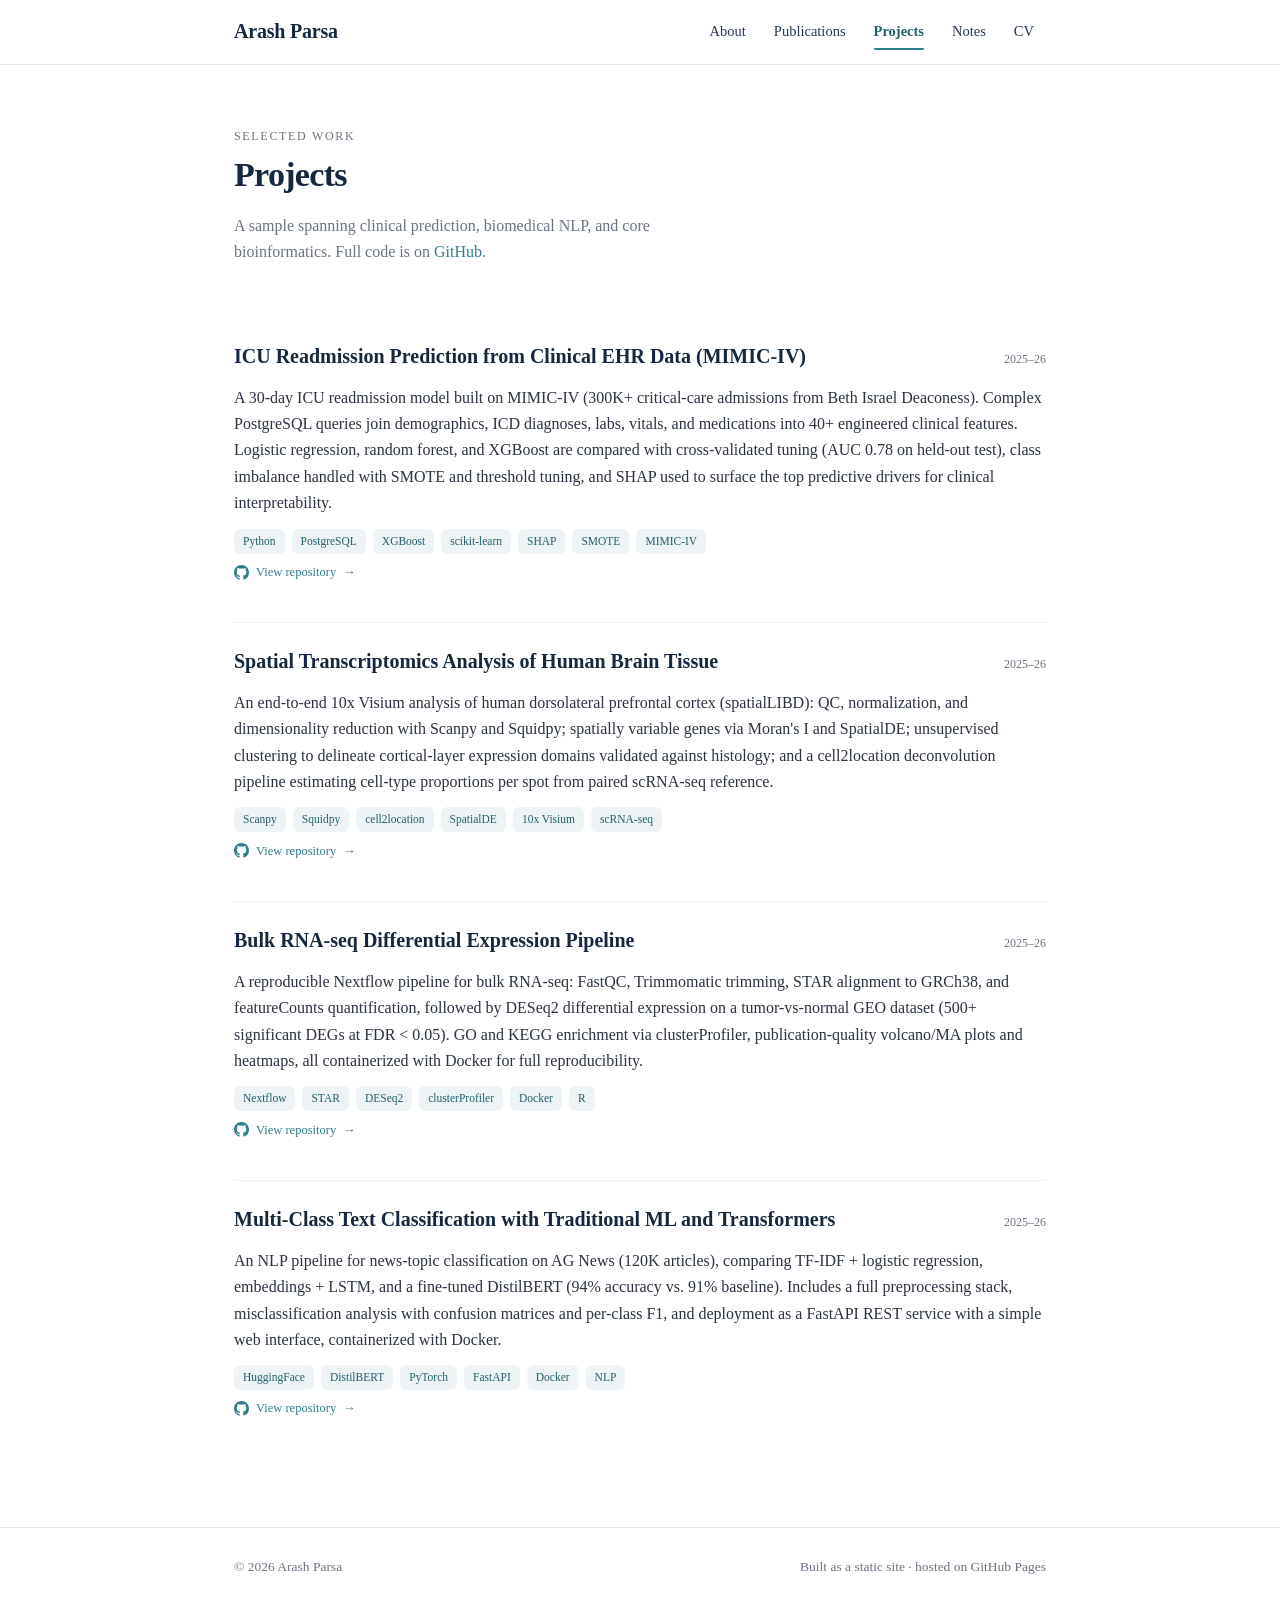
<file: projects.html>
<!DOCTYPE html>
<html lang="en">
<head>
<meta charset="utf-8">
<meta name="viewport" content="width=device-width, initial-scale=1">
<title>Projects — Arash Parsa</title>
<meta name="description" content="Selected computational biology and machine learning projects by Arash Parsa.">
<link rel="preconnect" href="https://fonts.googleapis.com">
<link rel="preconnect" href="https://fonts.gstatic.com" crossorigin>
<link href="https://fonts.googleapis.com/css2?family=Inter:wght@400;500;600&family=JetBrains+Mono:wght@400;500&family=Source+Serif+4:opsz,wght@8..60,400;8..60,600&display=swap" rel="stylesheet">
<link rel="stylesheet" href="assets/css/style.css?v=20261018b">
</head>
<body>

<header class="site-nav">
  <div class="nav-inner">
    <a class="brand" href="index.html">Arash Parsa</a>
    <nav class="tabs">
      <a href="index.html">About</a>
      <a href="publications.html">Publications</a>
      <a href="projects.html" class="active">Projects</a>
      <a href="notes.html">Notes</a>
      <a href="cv.html">CV</a>
    </nav>
  </div>
</header>

<main class="wrap">

  <div class="page-head fade d1">
    <p class="eyebrow">Selected work</p>
    <h1>Projects</h1>
    <p>A sample spanning clinical prediction, biomedical NLP, and core bioinformatics. Full code is on <a href="https://github.com/arashmparsa" target="_blank" rel="noopener">GitHub</a>.</p>
  </div>

  <section class="section fade d2" style="border-top:none;">

    <div class="project">
      <div class="project-top">
        <h3>ICU Readmission Prediction from Clinical EHR Data (MIMIC-IV)</h3>
        <span class="meta">2025–26</span>
      </div>
      <p>A 30-day ICU readmission model built on MIMIC-IV (300K+ critical-care admissions from Beth Israel Deaconess). Complex PostgreSQL queries join demographics, ICD diagnoses, labs, vitals, and medications into 40+ engineered clinical features. Logistic regression, random forest, and XGBoost are compared with cross-validated tuning (AUC 0.78 on held-out test), class imbalance handled with SMOTE and threshold tuning, and SHAP used to surface the top predictive drivers for clinical interpretability.</p>
      <div class="tags">
        <span class="tag">Python</span><span class="tag">PostgreSQL</span><span class="tag">XGBoost</span><span class="tag">scikit-learn</span><span class="tag">SHAP</span><span class="tag">SMOTE</span><span class="tag">MIMIC-IV</span>
      </div>
      <p class="project-links"><a class="repo-link" href="https://github.com/arashmparsa/mimic-readmission-prediction" target="_blank" rel="noopener"><svg viewBox="0 0 16 16" aria-hidden="true"><path d="M8 0C3.58 0 0 3.58 0 8c0 3.54 2.29 6.53 5.47 7.59.4.07.55-.17.55-.38 0-.19-.01-.82-.01-1.49-2.01.37-2.53-.49-2.69-.94-.09-.23-.48-.94-.82-1.13-.28-.15-.68-.52-.01-.53.63-.01 1.08.58 1.23.82.72 1.21 1.87.87 2.33.66.07-.52.28-.87.51-1.07-1.78-.2-3.64-.89-3.64-3.95 0-.87.31-1.59.82-2.15-.08-.2-.36-1.02.08-2.12 0 0 .67-.21 2.2.82.64-.18 1.32-.27 2-.27.68 0 1.36.09 2 .27 1.53-1.04 2.2-.82 2.2-.82.44 1.1.16 1.92.08 2.12.51.56.82 1.27.82 2.15 0 3.07-1.87 3.75-3.65 3.95.29.25.54.73.54 1.48 0 1.07-.01 1.93-.01 2.2 0 .21.15.46.55.38A8.01 8.01 0 0016 8c0-4.42-3.58-8-8-8z"/></svg> View repository <span class="arrow">→</span></a></p>
    </div>

    <div class="project">
      <div class="project-top">
        <h3>Spatial Transcriptomics Analysis of Human Brain Tissue</h3>
        <span class="meta">2025–26</span>
      </div>
      <p>An end-to-end 10x Visium analysis of human dorsolateral prefrontal cortex (spatialLIBD): QC, normalization, and dimensionality reduction with Scanpy and Squidpy; spatially variable genes via Moran's I and SpatialDE; unsupervised clustering to delineate cortical-layer expression domains validated against histology; and a cell2location deconvolution pipeline estimating cell-type proportions per spot from paired scRNA-seq reference.</p>
      <div class="tags">
        <span class="tag">Scanpy</span><span class="tag">Squidpy</span><span class="tag">cell2location</span><span class="tag">SpatialDE</span><span class="tag">10x Visium</span><span class="tag">scRNA-seq</span>
      </div>
      <p class="project-links"><a class="repo-link" href="https://github.com/arashmparsa/spatial-transcriptomics-human-brain" target="_blank" rel="noopener"><svg viewBox="0 0 16 16" aria-hidden="true"><path d="M8 0C3.58 0 0 3.58 0 8c0 3.54 2.29 6.53 5.47 7.59.4.07.55-.17.55-.38 0-.19-.01-.82-.01-1.49-2.01.37-2.53-.49-2.69-.94-.09-.23-.48-.94-.82-1.13-.28-.15-.68-.52-.01-.53.63-.01 1.08.58 1.23.82.72 1.21 1.87.87 2.33.66.07-.52.28-.87.51-1.07-1.78-.2-3.64-.89-3.64-3.95 0-.87.31-1.59.82-2.15-.08-.2-.36-1.02.08-2.12 0 0 .67-.21 2.2.82.64-.18 1.32-.27 2-.27.68 0 1.36.09 2 .27 1.53-1.04 2.2-.82 2.2-.82.44 1.1.16 1.92.08 2.12.51.56.82 1.27.82 2.15 0 3.07-1.87 3.75-3.65 3.95.29.25.54.73.54 1.48 0 1.07-.01 1.93-.01 2.2 0 .21.15.46.55.38A8.01 8.01 0 0016 8c0-4.42-3.58-8-8-8z"/></svg> View repository <span class="arrow">→</span></a></p>
    </div>

    <div class="project">
      <div class="project-top">
        <h3>Bulk RNA-seq Differential Expression Pipeline</h3>
        <span class="meta">2025–26</span>
      </div>
      <p>A reproducible Nextflow pipeline for bulk RNA-seq: FastQC, Trimmomatic trimming, STAR alignment to GRCh38, and featureCounts quantification, followed by DESeq2 differential expression on a tumor-vs-normal GEO dataset (500+ significant DEGs at FDR &lt; 0.05). GO and KEGG enrichment via clusterProfiler, publication-quality volcano/MA plots and heatmaps, all containerized with Docker for full reproducibility.</p>
      <div class="tags">
        <span class="tag">Nextflow</span><span class="tag">STAR</span><span class="tag">DESeq2</span><span class="tag">clusterProfiler</span><span class="tag">Docker</span><span class="tag">R</span>
      </div>
      <p class="project-links"><a class="repo-link" href="https://github.com/arashmparsa/bulk-rnaseq-differential-expression" target="_blank" rel="noopener"><svg viewBox="0 0 16 16" aria-hidden="true"><path d="M8 0C3.58 0 0 3.58 0 8c0 3.54 2.29 6.53 5.47 7.59.4.07.55-.17.55-.38 0-.19-.01-.82-.01-1.49-2.01.37-2.53-.49-2.69-.94-.09-.23-.48-.94-.82-1.13-.28-.15-.68-.52-.01-.53.63-.01 1.08.58 1.23.82.72 1.21 1.87.87 2.33.66.07-.52.28-.87.51-1.07-1.78-.2-3.64-.89-3.64-3.95 0-.87.31-1.59.82-2.15-.08-.2-.36-1.02.08-2.12 0 0 .67-.21 2.2.82.64-.18 1.32-.27 2-.27.68 0 1.36.09 2 .27 1.53-1.04 2.2-.82 2.2-.82.44 1.1.16 1.92.08 2.12.51.56.82 1.27.82 2.15 0 3.07-1.87 3.75-3.65 3.95.29.25.54.73.54 1.48 0 1.07-.01 1.93-.01 2.2 0 .21.15.46.55.38A8.01 8.01 0 0016 8c0-4.42-3.58-8-8-8z"/></svg> View repository <span class="arrow">→</span></a></p>
    </div>

    <div class="project">
      <div class="project-top">
        <h3>Multi-Class Text Classification with Traditional ML and Transformers</h3>
        <span class="meta">2025–26</span>
      </div>
      <p>An NLP pipeline for news-topic classification on AG News (120K articles), comparing TF-IDF + logistic regression, embeddings + LSTM, and a fine-tuned DistilBERT (94% accuracy vs. 91% baseline). Includes a full preprocessing stack, misclassification analysis with confusion matrices and per-class F1, and deployment as a FastAPI REST service with a simple web interface, containerized with Docker.</p>
      <div class="tags">
        <span class="tag">HuggingFace</span><span class="tag">DistilBERT</span><span class="tag">PyTorch</span><span class="tag">FastAPI</span><span class="tag">Docker</span><span class="tag">NLP</span>
      </div>
      <p class="project-links"><a class="repo-link" href="https://github.com/arashmparsa/text-classification-pipeline" target="_blank" rel="noopener"><svg viewBox="0 0 16 16" aria-hidden="true"><path d="M8 0C3.58 0 0 3.58 0 8c0 3.54 2.29 6.53 5.47 7.59.4.07.55-.17.55-.38 0-.19-.01-.82-.01-1.49-2.01.37-2.53-.49-2.69-.94-.09-.23-.48-.94-.82-1.13-.28-.15-.68-.52-.01-.53.63-.01 1.08.58 1.23.82.72 1.21 1.87.87 2.33.66.07-.52.28-.87.51-1.07-1.78-.2-3.64-.89-3.64-3.95 0-.87.31-1.59.82-2.15-.08-.2-.36-1.02.08-2.12 0 0 .67-.21 2.2.82.64-.18 1.32-.27 2-.27.68 0 1.36.09 2 .27 1.53-1.04 2.2-.82 2.2-.82.44 1.1.16 1.92.08 2.12.51.56.82 1.27.82 2.15 0 3.07-1.87 3.75-3.65 3.95.29.25.54.73.54 1.48 0 1.07-.01 1.93-.01 2.2 0 .21.15.46.55.38A8.01 8.01 0 0016 8c0-4.42-3.58-8-8-8z"/></svg> View repository <span class="arrow">→</span></a></p>
    </div>

  </section>

</main>

<footer class="site-foot">
  <div class="wrap foot-inner">
    <span>© 2026 Arash Parsa</span>
    <span>Built as a static site · hosted on GitHub Pages</span>
  </div>
</footer>

</body>
</html>
</file>
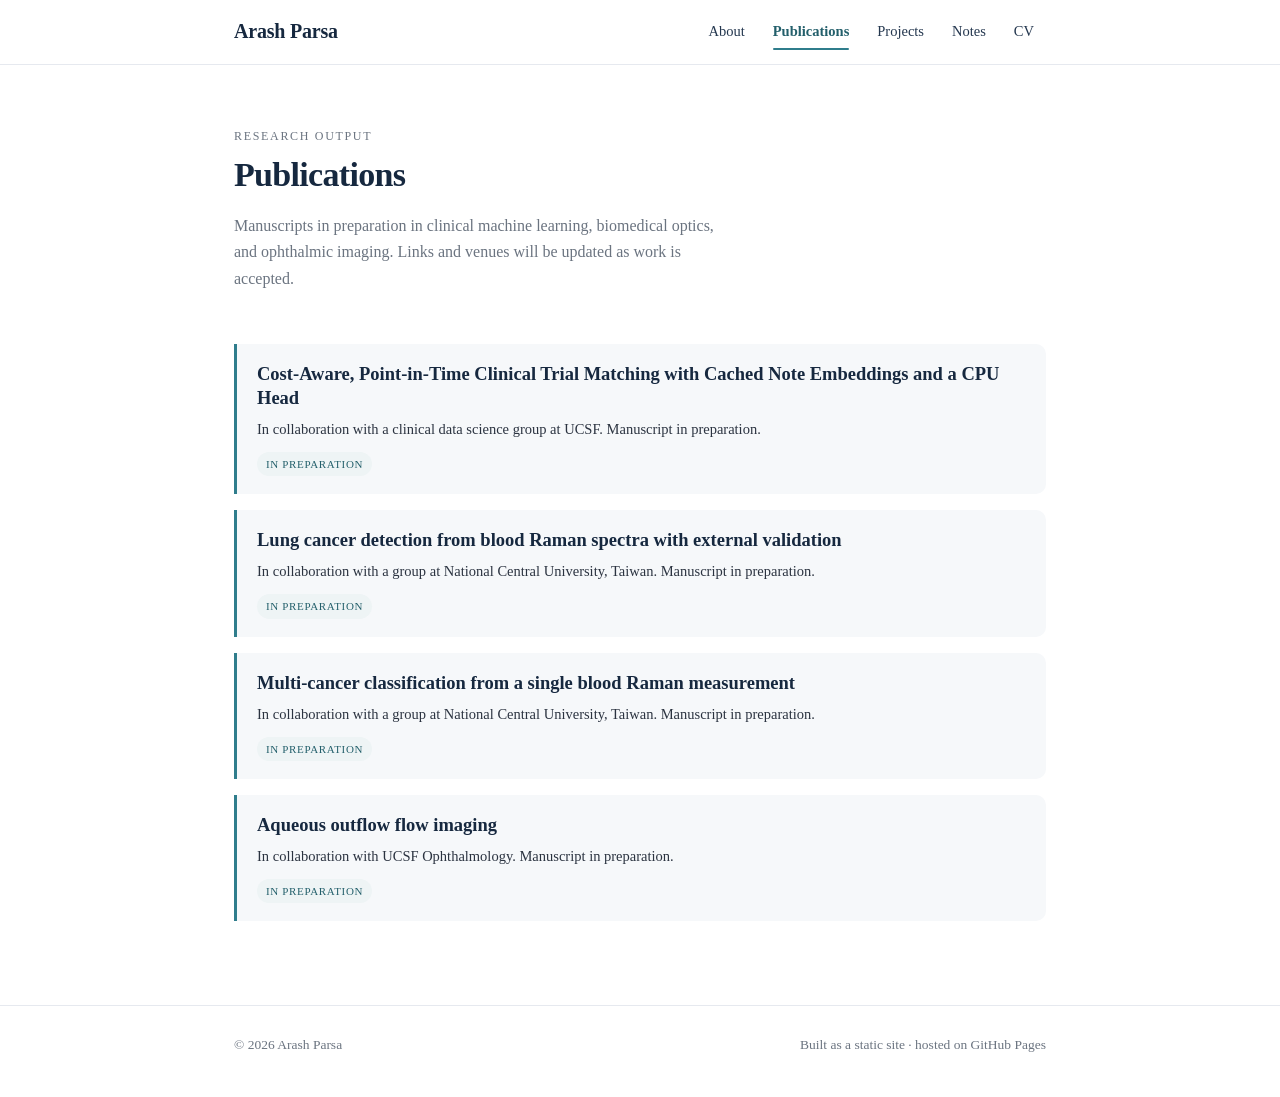
<file: publications.html>
<!DOCTYPE html>
<html lang="en">
<head>
<meta charset="utf-8">
<meta name="viewport" content="width=device-width, initial-scale=1">
<title>Publications — Arash Parsa</title>
<meta name="description" content="Publications and manuscripts in preparation by Arash Parsa.">
<link rel="preconnect" href="https://fonts.googleapis.com">
<link rel="preconnect" href="https://fonts.gstatic.com" crossorigin>
<link href="https://fonts.googleapis.com/css2?family=Inter:wght@400;500;600&family=JetBrains+Mono:wght@400;500&family=Source+Serif+4:opsz,wght@8..60,400;8..60,600&display=swap" rel="stylesheet">
<link rel="stylesheet" href="assets/css/style.css?v=20261018b">
</head>
<body>

<header class="site-nav">
  <div class="nav-inner">
    <a class="brand" href="index.html">Arash Parsa</a>
    <nav class="tabs">
      <a href="index.html">About</a>
      <a href="publications.html" class="active">Publications</a>
      <a href="projects.html">Projects</a>
      <a href="notes.html">Notes</a>
      <a href="cv.html">CV</a>
    </nav>
  </div>
</header>

<main class="wrap">

  <div class="page-head fade d1">
    <p class="eyebrow">Research output</p>
    <h1>Publications</h1>
    <p>Manuscripts in preparation in clinical machine learning, biomedical optics, and ophthalmic imaging. Links and venues will be updated as work is accepted.</p>
  </div>

  <section class="section fade d2" style="border-top:none;">

    <div class="pub">
      <h3>Cost-Aware, Point-in-Time Clinical Trial Matching with Cached Note Embeddings and a CPU Head</h3>
      <p class="venue">In collaboration with a clinical data science group at UCSF. Manuscript in preparation.</p>
      <span class="status">In preparation</span>
    </div>

    <div class="pub">
      <h3>Lung cancer detection from blood Raman spectra with external validation</h3>
      <p class="venue">In collaboration with a group at National Central University, Taiwan. Manuscript in preparation.</p>
      <span class="status">In preparation</span>
    </div>

    <div class="pub">
      <h3>Multi-cancer classification from a single blood Raman measurement</h3>
      <p class="venue">In collaboration with a group at National Central University, Taiwan. Manuscript in preparation.</p>
      <span class="status">In preparation</span>
    </div>

    <div class="pub">
      <h3>Aqueous outflow flow imaging</h3>
      <p class="venue">In collaboration with UCSF Ophthalmology. Manuscript in preparation.</p>
      <span class="status">In preparation</span>
    </div>

  </section>

</main>

<footer class="site-foot">
  <div class="wrap foot-inner">
    <span>© 2026 Arash Parsa</span>
    <span>Built as a static site · hosted on GitHub Pages</span>
  </div>
</footer>

</body>
</html>
</file>
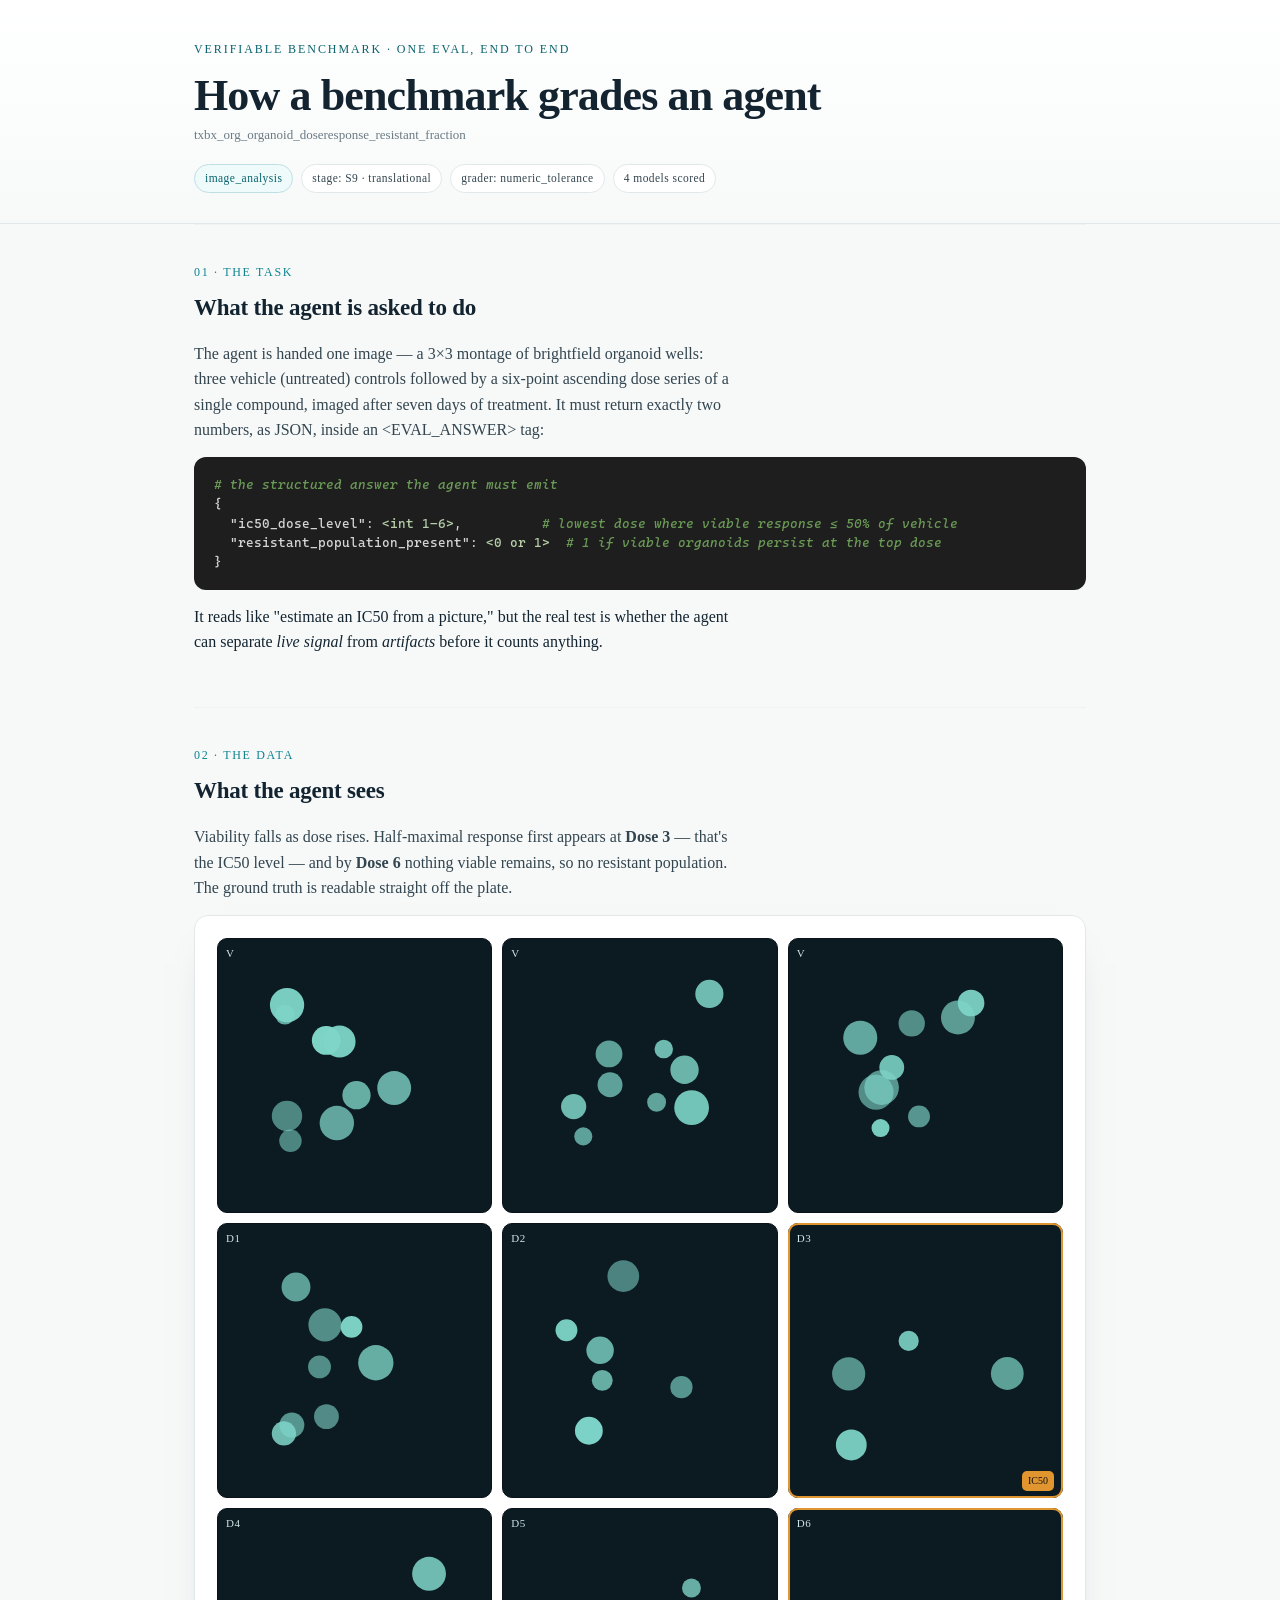
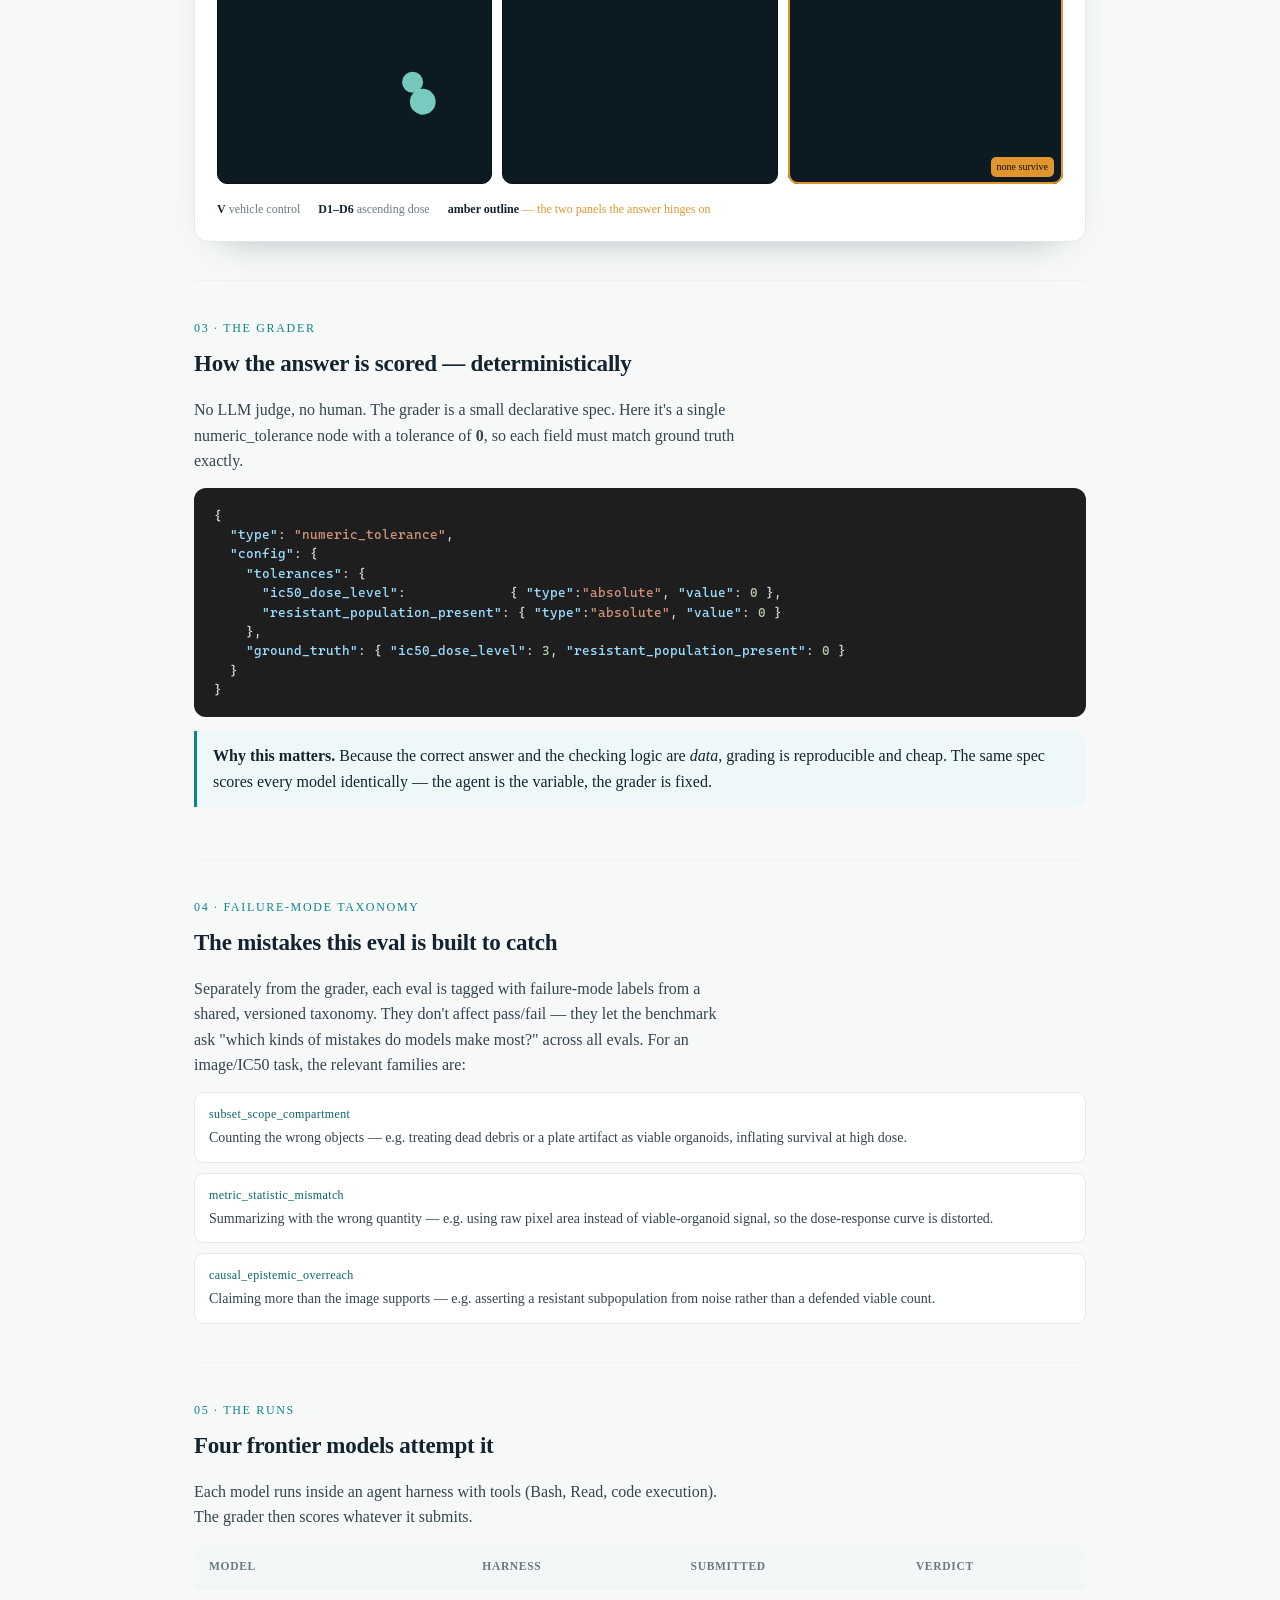
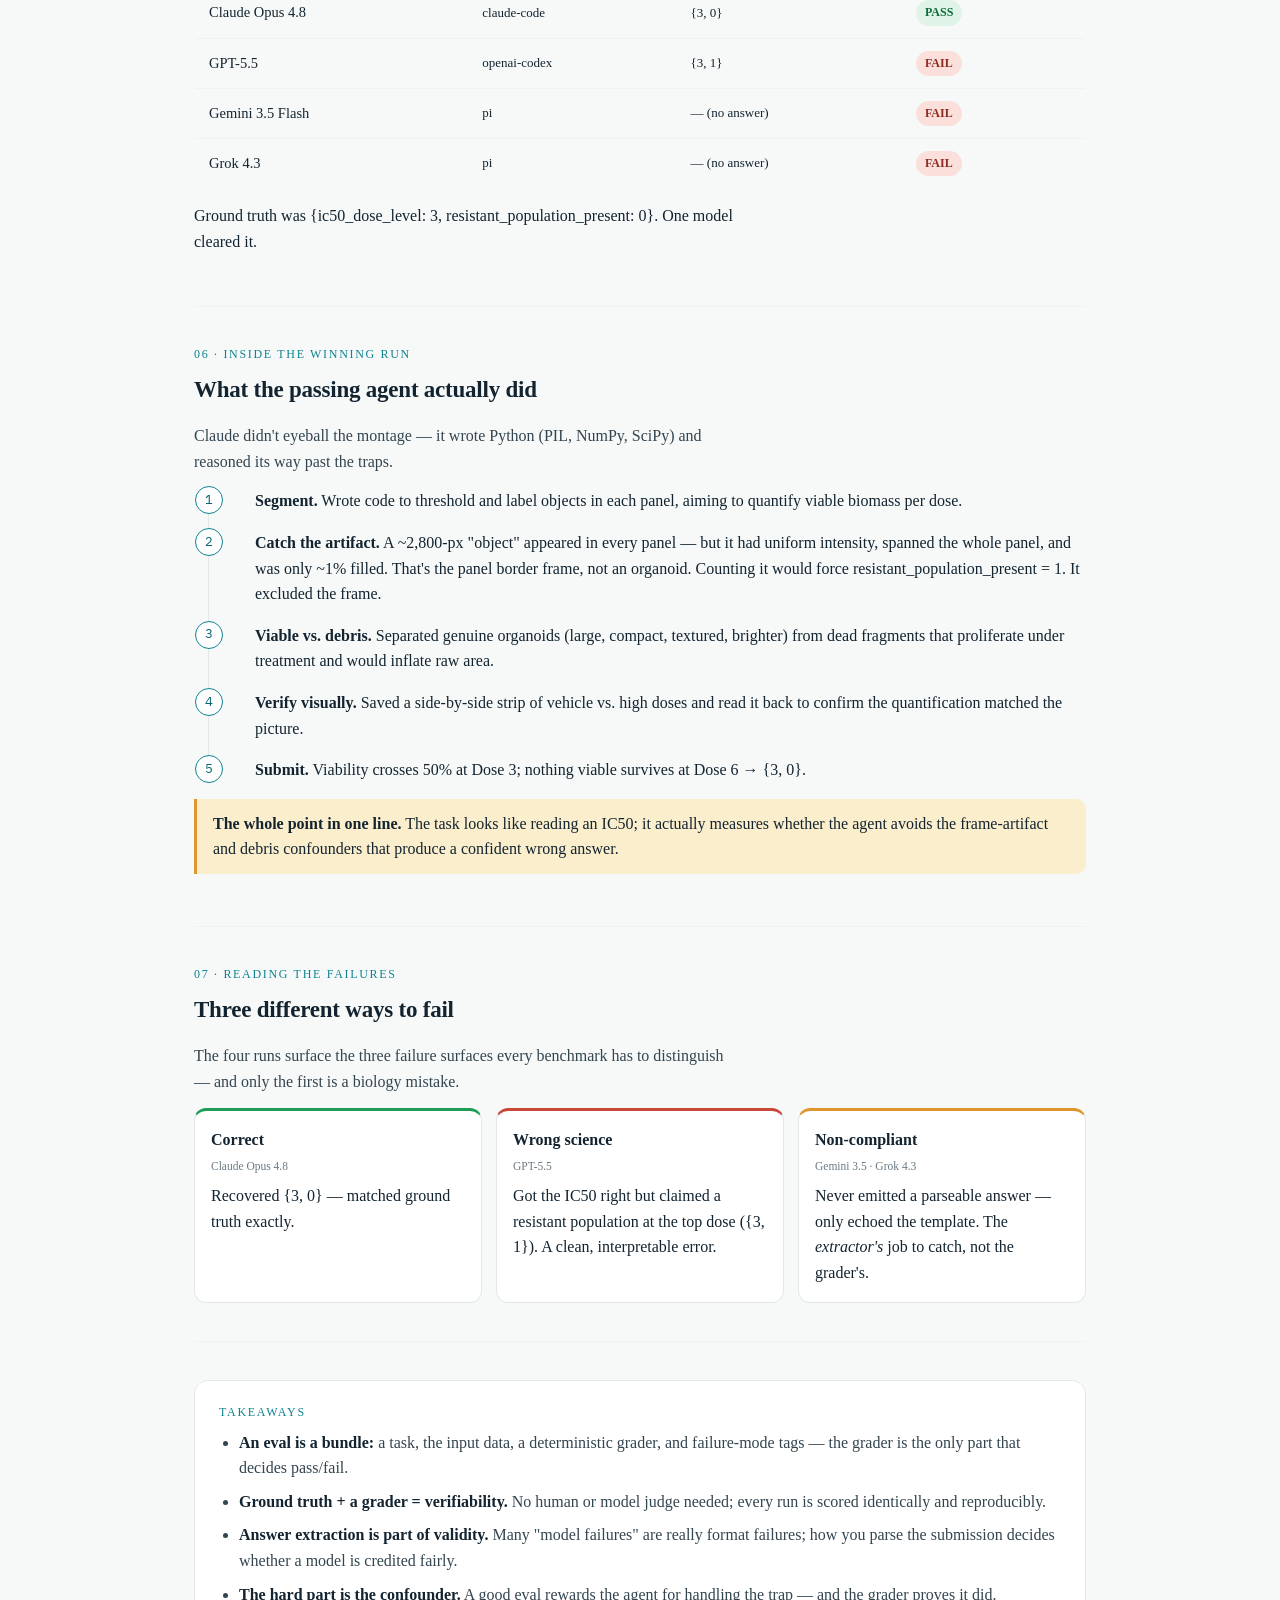
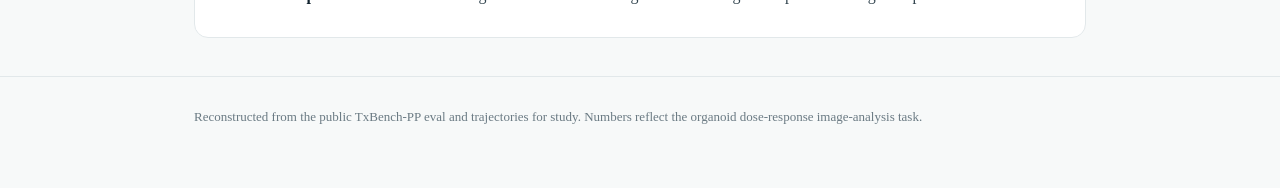
<file: walkthrough.html>
<!DOCTYPE html>
<html lang="en">
<head>
<meta charset="utf-8">
<meta name="viewport" content="width=device-width, initial-scale=1">
<title>Eval, end to end — TxBench-PP organoid IC50</title>
<link rel="preconnect" href="https://fonts.googleapis.com">
<link rel="preconnect" href="https://fonts.gstatic.com" crossorigin>
<link href="https://fonts.googleapis.com/css2?family=Space+Grotesk:wght@400;500;600;700&family=IBM+Plex+Sans:wght@400;500;600&family=IBM+Plex+Mono:wght@400;500;600&family=Cascadia+Code:wght@400;500;600&display=swap" rel="stylesheet">
<style>
  :root{
    --paper:#f7f9f9; --panel:#ffffff; --ink:#132430; --ink-soft:#33454f;
    --muted:#6a7a83; --line:#e2e8ea; --line-soft:#eef2f3;
    --assay:#0e8390;         /* optical/assay teal */
    --assay-deep:#0a636d;
    --pass:#1f9d57; --fail:#c9483a; --amber:#e0952f;
    --amber-wash:#fbeecd;
    --disp:"Space Grotesk", system-ui, sans-serif;
    --body:"IBM Plex Sans", system-ui, sans-serif;
    --mono:"IBM Plex Mono", ui-monospace, monospace;
    --wrap:940px;
  }
  *,*::before,*::after{box-sizing:border-box}
  html{-webkit-text-size-adjust:100%}
  body{margin:0;background:var(--paper);color:var(--ink);font-family:var(--body);
    font-size:16px;line-height:1.6;-webkit-font-smoothing:antialiased}
  .wrap{max-width:var(--wrap);margin:0 auto;padding:0 24px}
  .mono{font-family:var(--mono)}
  a{color:var(--assay-deep)}

  /* ---- header ---- */
  header.top{border-bottom:1px solid var(--line);background:
    linear-gradient(180deg,#ffffff, #f7f9f9)}
  .top-inner{max-width:var(--wrap);margin:0 auto;padding:40px 24px 30px}
  .kicker{font-family:var(--mono);font-size:12px;letter-spacing:.16em;
    text-transform:uppercase;color:var(--assay-deep);margin:0 0 14px}
  h1{font-family:var(--disp);font-weight:600;font-size:clamp(28px,5vw,44px);
    line-height:1.05;letter-spacing:-.02em;margin:0 0 6px}
  .evalid{font-family:var(--mono);font-size:13px;color:var(--muted);
    word-break:break-all;margin:0 0 18px}
  .chips{display:flex;gap:8px;flex-wrap:wrap}
  .chip{font-family:var(--mono);font-size:11.5px;letter-spacing:.04em;
    padding:4px 10px;border-radius:999px;border:1px solid var(--line);
    background:#fff;color:var(--ink-soft)}
  .chip.k{color:var(--assay-deep);border-color:#bfe0e3;background:#effafa}

  /* ---- section scaffold ---- */
  section{padding:38px 0;border-top:1px solid var(--line-soft)}
  .step{font-family:var(--mono);font-size:12px;color:var(--assay);
    letter-spacing:.14em;text-transform:uppercase;margin:0 0 8px}
  h2{font-family:var(--disp);font-weight:600;font-size:23px;letter-spacing:-.01em;
    margin:0 0 14px}
  p{margin:0 0 14px;max-width:68ch}
  .lead{color:var(--ink-soft)}

  /* ---- data card / montage signature ---- */
  .montage{background:var(--panel);border:1px solid var(--line);border-radius:14px;
    padding:22px;box-shadow:0 18px 40px -30px rgba(19,36,48,.5)}
  .grid{display:grid;grid-template-columns:repeat(3,1fr);gap:10px}
  .well{position:relative;aspect-ratio:1/1;border-radius:10px;background:#0c1a22;
    overflow:hidden;border:1px solid #0a1319}
  .well .lab{position:absolute;top:6px;left:8px;font-family:var(--mono);
    font-size:11px;color:#cfe6e6;letter-spacing:.05em;z-index:2}
  .dish{position:absolute;inset:0;display:flex;align-items:center;justify-content:center}
  .dish svg{width:82%;height:82%}
  .org{fill:#7fd6c9}
  .well.mark{outline:2px solid var(--amber);outline-offset:-2px}
  .well.mark .tag{position:absolute;bottom:6px;right:8px;font-family:var(--mono);
    font-size:10px;color:#111;background:var(--amber);padding:2px 6px;border-radius:5px;z-index:2}
  .legend{display:flex;gap:18px;flex-wrap:wrap;margin-top:16px;
    font-family:var(--mono);font-size:12px;color:var(--muted)}
  .legend b{color:var(--ink)}

  /* ---- code / grader ---- */
  pre{background:#1e1e1e;color:#d4d4d4;font-family:"Cascadia Code",Consolas,"JetBrains Mono","SF Mono",Menlo,monospace;font-size:12.5px;
    line-height:1.55;padding:18px 20px;border-radius:12px;overflow-x:auto;margin:0 0 14px}
  /* Visual Studio (VS Code dark) JSON token colors */
  pre .k{color:#9cdcfe}   /* property keys — light blue */
  pre .s{color:#ce9178}   /* string values — salmon    */
  pre .n{color:#b5cea8}   /* numbers/placeholders — green */
  pre .c{color:#6a9955;font-style:italic} /* comments */
  .callout{border-left:3px solid var(--assay);background:#eef8f8;
    padding:12px 16px;border-radius:0 10px 10px 0;margin:0 0 14px}
  .callout.amber{border-left-color:var(--amber);background:var(--amber-wash)}

  /* ---- taxonomy chips ---- */
  .tax{display:grid;gap:10px}
  .tax .t{border:1px solid var(--line);border-radius:10px;padding:12px 14px;background:#fff}
  .tax .fam{font-family:var(--mono);font-size:12px;color:var(--assay-deep);
    letter-spacing:.03em;margin-bottom:3px}
  .tax .d{font-size:14px;color:var(--ink-soft)}

  /* ---- results table ---- */
  .tbl{width:100%;border-collapse:collapse;font-size:14.5px;
    border:1px solid var(--line);border-radius:12px;overflow:hidden}
  .tbl th,.tbl td{text-align:left;padding:12px 14px;border-bottom:1px solid var(--line-soft)}
  .tbl th{font-family:var(--mono);font-size:11.5px;letter-spacing:.06em;
    text-transform:uppercase;color:var(--muted);background:#f3f7f7}
  .tbl td.mono{font-family:var(--mono);font-size:13px}
  .tbl tr:last-child td{border-bottom:0}
  .verdict{font-family:var(--mono);font-size:12px;font-weight:600;
    padding:3px 9px;border-radius:999px;display:inline-block}
  .verdict.pass{color:#0d6b3b;background:#dff3e6}
  .verdict.fail{color:#8f2c22;background:#fadfdb}

  /* ---- step trace ---- */
  ol.trace{list-style:none;counter-reset:s;margin:0;padding:0}
  ol.trace li{counter-increment:s;position:relative;padding:0 0 16px 46px;
    border-left:1px solid var(--line);margin-left:14px}
  ol.trace li:last-child{border-left-color:transparent}
  ol.trace li::before{content:counter(s);position:absolute;left:-14px;top:-2px;
    width:28px;height:28px;border-radius:50%;background:var(--panel);
    border:1px solid var(--assay);color:var(--assay-deep);
    font-family:var(--mono);font-size:13px;display:flex;align-items:center;justify-content:center}
  ol.trace li b{font-family:var(--disp);font-weight:600}

  /* ---- surfaces ---- */
  .surf{display:grid;grid-template-columns:repeat(3,1fr);gap:14px}
  .surf .s{border:1px solid var(--line);border-radius:12px;padding:16px;background:#fff}
  .surf .s .h{font-family:var(--disp);font-weight:600;font-size:16px;margin-bottom:4px}
  .surf .s .who{font-family:var(--mono);font-size:11.5px;color:var(--muted);margin-bottom:8px}
  .surf .s.c1{border-top:3px solid var(--pass)}
  .surf .s.c2{border-top:3px solid var(--fail)}
  .surf .s.c3{border-top:3px solid var(--amber)}

  footer{border-top:1px solid var(--line);padding:30px 0 60px;color:var(--muted);
    font-size:13px}
  .takeaway{background:var(--panel);border:1px solid var(--line);border-radius:14px;
    padding:22px 24px}
  .takeaway ul{margin:0;padding-left:20px}
  .takeaway li{margin:8px 0;color:var(--ink-soft)}
  .takeaway li b{color:var(--ink)}

  .fade{opacity:0;transform:translateY(8px);animation:rise .6s ease forwards}
  @keyframes rise{to{opacity:1;transform:none}}

  @media (max-width:640px){
    .surf{grid-template-columns:1fr}
    .tbl{font-size:13px}
    .tbl th,.tbl td{padding:9px 10px}
  }
  @media (prefers-reduced-motion:reduce){.fade{animation:none;opacity:1;transform:none}}
  @media print{body{background:#fff}pre{background:#f2f5f5;color:#132430}
    .well{background:#eef3f3}.montage{box-shadow:none}}
</style>
<style>
/* site-wide Georgia; code stays monospace */
:where(body, body *) { font-family: Georgia, "Times New Roman", serif !important; }
pre, pre *, code, code *, kbd, samp { font-family: "Cascadia Code", Consolas, Menlo, monospace !important; }
</style>
<script>if (window.self !== window.top) document.documentElement.classList.add('embedded');</script>
<style>
  /* when shown inside notes.html: match the site's column width and background */
  html.embedded{--wrap:860px}
  html.embedded body{background:transparent}
  html.embedded header.top{background:none}
</style>
</head>
<body>

<header class="top">
  <div class="top-inner">
    <p class="kicker">Verifiable benchmark · one eval, end to end</p>
    <h1>How a benchmark grades an agent</h1>
    <p class="evalid mono">txbx_org_organoid_doseresponse_resistant_fraction</p>
    <div class="chips">
      <span class="chip k">image_analysis</span>
      <span class="chip">stage: S9 · translational</span>
      <span class="chip">grader: numeric_tolerance</span>
      <span class="chip">4 models scored</span>
    </div>
  </div>
</header>

<main class="wrap">

  <section class="fade">
    <p class="step">01 · The task</p>
    <h2>What the agent is asked to do</h2>
    <p class="lead">The agent is handed one image — a 3×3 montage of brightfield organoid wells: three vehicle (untreated) controls followed by a six-point ascending dose series of a single compound, imaged after seven days of treatment. It must return exactly two numbers, as JSON, inside an <span class="mono">&lt;EVAL_ANSWER&gt;</span> tag:</p>
    <pre><span class="c"># the structured answer the agent must emit</span>
{
  "ic50_dose_level": <span class="n">&lt;int 1–6&gt;</span>,          <span class="c"># lowest dose where viable response ≤ 50% of vehicle</span>
  "resistant_population_present": <span class="n">&lt;0 or 1&gt;</span>  <span class="c"># 1 if viable organoids persist at the top dose</span>
}</pre>
    <p>It reads like "estimate an IC50 from a picture," but the real test is whether the agent can separate <em>live signal</em> from <em>artifacts</em> before it counts anything.</p>
  </section>

  <section class="fade">
    <p class="step">02 · The data</p>
    <h2>What the agent sees</h2>
    <p class="lead">Viability falls as dose rises. Half-maximal response first appears at <b>Dose 3</b> — that's the IC50 level — and by <b>Dose 6</b> nothing viable remains, so no resistant population. The ground truth is readable straight off the plate.</p>
    <div class="montage">
      <div class="grid" id="grid" aria-label="3 by 3 montage of organoid wells"></div>
      <div class="legend">
        <span><b>V</b> vehicle control</span>
        <span><b>D1–D6</b> ascending dose</span>
        <span style="color:var(--amber)"><b>amber outline</b> — the two panels the answer hinges on</span>
      </div>
    </div>
  </section>

  <section class="fade">
    <p class="step">03 · The grader</p>
    <h2>How the answer is scored — deterministically</h2>
    <p class="lead">No LLM judge, no human. The grader is a small declarative spec. Here it's a single <span class="mono">numeric_tolerance</span> node with a tolerance of <b>0</b>, so each field must match ground truth exactly.</p>
    <pre>{
  <span class="k">"type"</span>: <span class="s">"numeric_tolerance"</span>,
  <span class="k">"config"</span>: {
    <span class="k">"tolerances"</span>: {
      <span class="k">"ic50_dose_level"</span>:             { <span class="k">"type"</span>:<span class="s">"absolute"</span>, <span class="k">"value"</span>: <span class="n">0</span> },
      <span class="k">"resistant_population_present"</span>: { <span class="k">"type"</span>:<span class="s">"absolute"</span>, <span class="k">"value"</span>: <span class="n">0</span> }
    },
    <span class="k">"ground_truth"</span>: { <span class="k">"ic50_dose_level"</span>: <span class="n">3</span>, <span class="k">"resistant_population_present"</span>: <span class="n">0</span> }
  }
}</pre>
    <div class="callout"><b>Why this matters.</b> Because the correct answer and the checking logic are <em>data</em>, grading is reproducible and cheap. The same spec scores every model identically — the agent is the variable, the grader is fixed.</div>
  </section>

  <section class="fade">
    <p class="step">04 · Failure-mode taxonomy</p>
    <h2>The mistakes this eval is built to catch</h2>
    <p class="lead">Separately from the grader, each eval is tagged with failure-mode labels from a shared, versioned taxonomy. They don't affect pass/fail — they let the benchmark ask "which kinds of mistakes do models make most?" across all evals. For an image/IC50 task, the relevant families are:</p>
    <div class="tax">
      <div class="t"><div class="fam">subset_scope_compartment</div><div class="d">Counting the wrong objects — e.g. treating dead debris or a plate artifact as viable organoids, inflating survival at high dose.</div></div>
      <div class="t"><div class="fam">metric_statistic_mismatch</div><div class="d">Summarizing with the wrong quantity — e.g. using raw pixel area instead of viable-organoid signal, so the dose-response curve is distorted.</div></div>
      <div class="t"><div class="fam">causal_epistemic_overreach</div><div class="d">Claiming more than the image supports — e.g. asserting a resistant subpopulation from noise rather than a defended viable count.</div></div>
    </div>
  </section>

  <section class="fade">
    <p class="step">05 · The runs</p>
    <h2>Four frontier models attempt it</h2>
    <p class="lead">Each model runs inside an agent harness with tools (Bash, Read, code execution). The grader then scores whatever it submits.</p>
    <table class="tbl">
      <thead><tr><th>Model</th><th>Harness</th><th>Submitted</th><th>Verdict</th></tr></thead>
      <tbody>
        <tr><td>Claude Opus 4.8</td><td class="mono">claude-code</td><td class="mono">{3, 0}</td><td><span class="verdict pass">PASS</span></td></tr>
        <tr><td>GPT-5.5</td><td class="mono">openai-codex</td><td class="mono">{3, 1}</td><td><span class="verdict fail">FAIL</span></td></tr>
        <tr><td>Gemini 3.5 Flash</td><td class="mono">pi</td><td class="mono">— (no answer)</td><td><span class="verdict fail">FAIL</span></td></tr>
        <tr><td>Grok 4.3</td><td class="mono">pi</td><td class="mono">— (no answer)</td><td><span class="verdict fail">FAIL</span></td></tr>
      </tbody>
    </table>
    <p style="margin-top:14px">Ground truth was <span class="mono">{ic50_dose_level: 3, resistant_population_present: 0}</span>. One model cleared it.</p>
  </section>

  <section class="fade">
    <p class="step">06 · Inside the winning run</p>
    <h2>What the passing agent actually did</h2>
    <p class="lead">Claude didn't eyeball the montage — it wrote Python (PIL, NumPy, SciPy) and reasoned its way past the traps.</p>
    <ol class="trace">
      <li><b>Segment.</b> Wrote code to threshold and label objects in each panel, aiming to quantify viable biomass per dose.</li>
      <li><b>Catch the artifact.</b> A ~2,800-px "object" appeared in every panel — but it had uniform intensity, spanned the whole panel, and was only ~1% filled. That's the <span class="mono">panel border frame</span>, not an organoid. Counting it would force <span class="mono">resistant_population_present = 1</span>. It excluded the frame.</li>
      <li><b>Viable vs. debris.</b> Separated genuine organoids (large, compact, textured, brighter) from dead fragments that proliferate under treatment and would inflate raw area.</li>
      <li><b>Verify visually.</b> Saved a side-by-side strip of vehicle vs. high doses and read it back to confirm the quantification matched the picture.</li>
      <li><b>Submit.</b> Viability crosses 50% at Dose 3; nothing viable survives at Dose 6 → <span class="mono">{3, 0}</span>.</li>
    </ol>
    <div class="callout amber"><b>The whole point in one line.</b> The task looks like reading an IC50; it actually measures whether the agent avoids the frame-artifact and debris confounders that produce a confident wrong answer.</div>
  </section>

  <section class="fade">
    <p class="step">07 · Reading the failures</p>
    <h2>Three different ways to fail</h2>
    <p class="lead">The four runs surface the three failure surfaces every benchmark has to distinguish — and only the first is a biology mistake.</p>
    <div class="surf">
      <div class="s c1"><div class="h">Correct</div><div class="who">Claude Opus 4.8</div>Recovered <span class="mono">{3, 0}</span> — matched ground truth exactly.</div>
      <div class="s c2"><div class="h">Wrong science</div><div class="who">GPT-5.5</div>Got the IC50 right but claimed a resistant population at the top dose (<span class="mono">{3, 1}</span>). A clean, interpretable error.</div>
      <div class="s c3"><div class="h">Non-compliant</div><div class="who">Gemini 3.5 · Grok 4.3</div>Never emitted a parseable answer — only echoed the template. The <em>extractor's</em> job to catch, not the grader's.</div>
    </div>
  </section>

  <section class="fade">
    <div class="takeaway">
      <p class="step">Takeaways</p>
      <ul>
        <li><b>An eval is a bundle:</b> a task, the input data, a deterministic grader, and failure-mode tags — the grader is the only part that decides pass/fail.</li>
        <li><b>Ground truth + a grader = verifiability.</b> No human or model judge needed; every run is scored identically and reproducibly.</li>
        <li><b>Answer extraction is part of validity.</b> Many "model failures" are really format failures; how you parse the submission decides whether a model is credited fairly.</li>
        <li><b>The hard part is the confounder.</b> A good eval rewards the agent for handling the trap — and the grader proves it did.</li>
      </ul>
    </div>
  </section>

</main>

<footer>
  <div class="wrap">Reconstructed from the public TxBench-PP eval and trajectories for study. Numbers reflect the organoid dose-response image-analysis task.</div>
</footer>

<script>
  // Build the 3x3 montage. Viability (0..1) drives how many organoid "cells" render.
  const wells = [
    {lab:'V', v:1.0}, {lab:'V', v:1.0}, {lab:'V', v:0.95},
    {lab:'D1', v:0.9}, {lab:'D2', v:0.72}, {lab:'D3', v:0.48, mark:'IC50'},
    {lab:'D4', v:0.28}, {lab:'D5', v:0.12}, {lab:'D6', v:0.0, mark:'none survive'}
  ];
  const grid = document.getElementById('grid');
  function rng(seed){ return () => (seed = (seed*9301+49297)%233280) / 233280; }
  wells.forEach((w, i) => {
    const cell = document.createElement('div');
    cell.className = 'well' + (w.mark ? ' mark' : '');
    const n = Math.round(w.v * 9);           // number of organoids ~ viability
    const r = rng(i*97+13);
    let circles = '';
    for(let k=0;k<n;k++){
      const cx = 12 + r()*76, cy = 12 + r()*76, rad = 4 + r()*4;
      const op = 0.55 + r()*0.45;
      circles += `<circle class="org" cx="${cx}" cy="${cy}" r="${rad}" opacity="${op.toFixed(2)}"></circle>`;
    }
    cell.innerHTML =
      `<span class="lab">${w.lab}</span>
       <div class="dish"><svg viewBox="0 0 100 100">${circles}</svg></div>
       ${w.mark ? `<span class="tag">${w.mark}</span>` : ''}`;
    grid.appendChild(cell);
  });
  // report height to the Notes tab shell when embedded
  function _report(){ try{ parent.postMessage({frame:'notes', h:document.body.scrollHeight}, '*'); }catch(e){} }
  window.addEventListener('load', _report);
  window.addEventListener('resize', _report);
  new ResizeObserver(_report).observe(document.body);
</script>
</body>
</html>
</file>
<file: assets/css/style.css>
/* =============================================================
   Arash Parsa — personal site
   Palette: deep navy ink + microscopy-teal accent on white.
   Type: Source Serif 4 (scholarly display) / Inter (body/UI) /
         JetBrains Mono (technical eyebrow labels & metrics).
   ============================================================= */

:root {
  --ink:        #16283f;   /* nav brand, headings */
  --ink-soft:   #24374f;
  --teal:       #2f7d8c;   /* links, active tab, accent */
  --teal-deep:  #235f6b;
  --text:       #2b3340;   /* body copy */
  --muted:      #6b7480;   /* meta, captions */
  --line:       #e6e9ef;   /* hairlines */
  --line-soft:  #eef1f5;
  --bg:         #ffffff;
  --panel:      #f6f8fa;   /* alternate panel */
  --tag-bg:     #eef4f5;   /* skill/tech chips */
  --tag-text:   #235f6b;

  --serif: "Source Serif 4", Georgia, "Times New Roman", serif;
  --sans:  "Inter", -apple-system, BlinkMacSystemFont, "Segoe UI", sans-serif;
  --mono:  "JetBrains Mono", ui-monospace, "SF Mono", Menlo, monospace;

  --wrap: 860px;
}

/* ---------- reset ---------- */
*, *::before, *::after { box-sizing: border-box; }
html { scroll-behavior: smooth; -webkit-text-size-adjust: 100%; }
body {
  margin: 0;
  font-family: var(--sans);
  font-size: 16px;
  line-height: 1.65;
  color: var(--text);
  background: var(--bg);
  -webkit-font-smoothing: antialiased;
  text-rendering: optimizeLegibility;
}
img { max-width: 100%; display: block; }
a { color: var(--teal); text-decoration: none; }
a:hover { color: var(--teal-deep); text-decoration: underline; text-underline-offset: 2px; }

/* ---------- layout helpers ---------- */
.wrap { max-width: var(--wrap); margin: 0 auto; padding: 0 24px; }

.eyebrow {
  font-family: var(--mono);
  font-size: 12px;
  letter-spacing: 0.14em;
  text-transform: uppercase;
  color: var(--teal-deep);
  margin: 0 0 10px;
}

/* ---------- top nav ---------- */
.site-nav {
  position: sticky; top: 0; z-index: 20;
  background: rgba(255,255,255,0.92);
  backdrop-filter: saturate(180%) blur(8px);
  border-bottom: 1px solid var(--line);
}
.nav-inner {
  max-width: var(--wrap);
  margin: 0 auto;
  padding: 14px 24px;
  display: flex;
  align-items: center;
  justify-content: space-between;
  gap: 16px;
  flex-wrap: wrap;
}
.brand {
  font-family: var(--serif);
  font-weight: 600;
  font-size: 20px;
  color: var(--ink);
  letter-spacing: -0.01em;
}
.brand:hover { color: var(--ink); text-decoration: none; }
.tabs { display: flex; gap: 4px; flex-wrap: wrap; }
.tabs a {
  font-size: 14.5px;
  color: var(--ink-soft);
  padding: 6px 12px;
  border-radius: 6px;
  position: relative;
}
.tabs a:hover { color: var(--teal-deep); background: var(--panel); text-decoration: none; }
.tabs a.active { color: var(--teal-deep); font-weight: 600; }
.tabs a.active::after {
  content: ""; position: absolute; left: 12px; right: 12px; bottom: 0;
  height: 2px; background: var(--teal); border-radius: 2px;
}

/* ---------- hero (about) ---------- */
.hero { padding: 56px 0 40px; }
.hero-grid {
  display: grid;
  grid-template-columns: 1fr 210px;
  gap: 40px;
  align-items: start;
}
.hero h1 {
  font-family: var(--serif);
  font-weight: 600;
  font-size: 42px;
  line-height: 1.08;
  letter-spacing: -0.02em;
  color: var(--ink);
  margin: 0 0 8px;
}
.hero .tagline {
  font-size: 17px;
  color: var(--muted);
  margin: 0 0 22px;
}
.hero p { margin: 0 0 16px; }

/* headshot / monogram */
.portrait {
  width: 210px; height: 210px;
  border-radius: 12px;
  overflow: hidden;
  border: 1px solid var(--line);
  box-shadow: 0 12px 30px -18px rgba(22,40,63,0.45);
}
.portrait img { width: 100%; height: 100%; object-fit: cover; }
.monogram {
  width: 100%; height: 100%;
  display: flex; align-items: center; justify-content: center;
  background: linear-gradient(150deg, var(--ink) 0%, var(--teal-deep) 100%);
  color: #fff;
  font-family: var(--serif);
  font-weight: 600;
  font-size: 66px;
  letter-spacing: 0.02em;
}
.portrait-cap {
  font-family: var(--mono);
  font-size: 11px;
  color: var(--muted);
  text-align: center;
  margin-top: 10px;
  letter-spacing: 0.04em;
}

/* social row */
.social { display: flex; gap: 14px; margin-top: 22px; flex-wrap: wrap; }
.social a {
  display: inline-flex; align-items: center; gap: 7px;
  font-size: 14px; color: var(--ink-soft);
  padding: 7px 12px;
  border: 1px solid var(--line);
  border-radius: 8px;
  transition: border-color .15s ease, color .15s ease, background .15s ease;
}
.social a:hover { color: var(--teal-deep); border-color: var(--teal); background: var(--panel); text-decoration: none; }
.social svg { width: 16px; height: 16px; }

/* ---------- generic section ---------- */
.section { padding: 44px 0; border-top: 1px solid var(--line-soft); }
.page-head { padding: 52px 0 8px; }
.page-head h1 {
  font-family: var(--serif); font-weight: 600;
  font-size: 34px; letter-spacing: -0.02em; color: var(--ink); margin: 0;
}
.page-head p { color: var(--muted); margin: 10px 0 0; max-width: 60ch; }

h2.section-title {
  font-family: var(--serif); font-weight: 600;
  font-size: 24px; color: var(--ink); letter-spacing: -0.01em;
  margin: 0 0 22px;
}

/* ---------- highlights (news) ---------- */
.highlights { list-style: none; margin: 0; padding: 0; }
.highlights li {
  display: grid; grid-template-columns: 92px 1fr; gap: 16px;
  padding: 12px 0; border-bottom: 1px solid var(--line-soft);
}
.highlights li:last-child { border-bottom: 0; }
.highlights .when {
  font-family: var(--mono); font-size: 12.5px; color: var(--teal-deep);
  padding-top: 2px; letter-spacing: 0.02em;
}

/* ---------- publications ---------- */
.pub {
  border-left: 3px solid var(--teal);
  background: var(--panel);
  border-radius: 0 10px 10px 0;
  padding: 18px 20px;
  margin-bottom: 16px;
}
.pub h3 {
  font-family: var(--serif); font-weight: 600;
  font-size: 18.5px; line-height: 1.3; color: var(--ink);
  margin: 0 0 8px;
}
.pub .venue { font-size: 14.5px; color: var(--text); margin: 0 0 8px; }
.pub .status {
  display: inline-block;
  font-family: var(--mono); font-size: 11px; letter-spacing: 0.06em;
  text-transform: uppercase;
  color: var(--tag-text); background: var(--tag-bg);
  padding: 3px 9px; border-radius: 20px;
}

/* ---------- projects ---------- */
.project {
  padding: 22px 0;
  border-bottom: 1px solid var(--line-soft);
}
.project:last-child { border-bottom: 0; }
.project-top { display: flex; align-items: baseline; justify-content: space-between; gap: 16px; flex-wrap: wrap; }
.project h3 {
  font-family: var(--serif); font-weight: 600;
  font-size: 20px; color: var(--ink); margin: 0 0 4px;
}
.project .meta { font-family: var(--mono); font-size: 12px; color: var(--muted); white-space: nowrap; }
.project p { margin: 8px 0 12px; }
.tags { display: flex; flex-wrap: wrap; gap: 7px; }
.tag {
  font-family: var(--mono); font-size: 11.5px;
  color: var(--tag-text); background: var(--tag-bg);
  padding: 3px 9px; border-radius: 6px;
}
.project-links { margin: 12px 0 0; }
.repo-link {
  display: inline-flex; align-items: center; gap: 7px;
  font-family: var(--mono); font-size: 12.5px; font-weight: 500;
  color: var(--teal);
}
.repo-link svg { width: 15px; height: 15px; fill: currentColor; }
.repo-link:hover { color: var(--teal-deep); text-decoration: none; }
.repo-link .arrow { transition: transform .15s ease; }
.repo-link:hover .arrow { transform: translateX(3px); }

/* ---------- CV / timeline ---------- */
.cv-actions { display: flex; gap: 12px; flex-wrap: wrap; margin: 4px 0 8px; }
.btn {
  display: inline-flex; align-items: center; gap: 8px;
  font-size: 14.5px; font-weight: 500;
  color: #fff; background: var(--ink);
  padding: 10px 16px; border-radius: 8px;
  border: 1px solid var(--ink);
  transition: background .15s ease, transform .15s ease;
}
.btn:hover { background: var(--teal-deep); border-color: var(--teal-deep); color: #fff; text-decoration: none; }
.btn.ghost { background: transparent; color: var(--ink); }
.btn.ghost:hover { background: var(--panel); color: var(--teal-deep); }
.btn svg { width: 15px; height: 15px; }

.role {
  display: grid; grid-template-columns: 150px 1fr; gap: 20px;
  padding: 20px 0; border-bottom: 1px solid var(--line-soft);
}
.role:last-child { border-bottom: 0; }
.role .when { font-family: var(--mono); font-size: 12.5px; color: var(--muted); padding-top: 3px; }
.role h3 { font-size: 17.5px; color: var(--ink); margin: 0 0 2px; font-weight: 600; }
.role .org { color: var(--teal-deep); font-size: 14.5px; margin: 0 0 8px; }
.role ul { margin: 0; padding-left: 18px; }
.role li { margin: 4px 0; font-size: 15px; }

/* skills grid */
.skills { display: grid; grid-template-columns: repeat(2, 1fr); gap: 4px 32px; }
.skill-row { padding: 9px 0; border-bottom: 1px solid var(--line-soft); }
.skill-row .k { font-family: var(--mono); font-size: 11.5px; text-transform: uppercase; letter-spacing: 0.06em; color: var(--teal-deep); display: block; margin-bottom: 3px; }
.skill-row .v { font-size: 14px; color: var(--text); }

/* ---------- footer ---------- */
.site-foot {
  border-top: 1px solid var(--line);
  padding: 28px 0 40px;
  margin-top: 24px;
  color: var(--muted);
  font-size: 13.5px;
}
.foot-inner { display: flex; justify-content: space-between; gap: 12px; flex-wrap: wrap; align-items: center; }
.foot-inner a { color: var(--muted); }
.foot-inner a:hover { color: var(--teal-deep); }

/* ---------- cascade signature glyph ---------- */
.cascade { margin-top: 26px; opacity: 0.9; }

/* ---------- entrance motion ---------- */
.fade { opacity: 0; transform: translateY(8px); animation: rise .6s ease forwards; }
.fade.d1 { animation-delay: .05s; }
.fade.d2 { animation-delay: .12s; }
.fade.d3 { animation-delay: .19s; }
@keyframes rise { to { opacity: 1; transform: none; } }

/* ---------- responsive ---------- */
@media (max-width: 680px) {
  body { font-size: 16px; }
  .hero-grid { grid-template-columns: 1fr; }
  .hero { padding: 40px 0 28px; }
  .hero h1 { font-size: 34px; }
  .portrait { width: 150px; height: 150px; order: -1; }
  .monogram { font-size: 48px; }
  .highlights li { grid-template-columns: 1fr; gap: 2px; }
  .highlights .when { padding-top: 0; }
  .role { grid-template-columns: 1fr; gap: 6px; }
  .role .when { padding-top: 0; }
  .skills { grid-template-columns: 1fr; }
  .nav-inner { padding: 12px 20px; }
  .brand { font-size: 18px; }
}

/* ---------- accessibility ---------- */
a:focus-visible, .btn:focus-visible, .tabs a:focus-visible {
  outline: 2px solid var(--teal);
  outline-offset: 2px;
  border-radius: 4px;
}
@media (prefers-reduced-motion: reduce) {
  * { scroll-behavior: auto !important; }
  .fade { animation: none; opacity: 1; transform: none; }
}

/* site-wide Georgia; code stays monospace */
:where(body, body *) { font-family: Georgia, "Times New Roman", serif !important; }
pre, pre *, code, code *, kbd, samp { font-family: "Cascadia Code", Consolas, Menlo, monospace !important; }

/* highlighter mark */
mark.hl { background: #fff1a8; color: inherit; padding: 1px 3px; border-radius: 2px; box-decoration-break: clone; -webkit-box-decoration-break: clone; }
</file>
